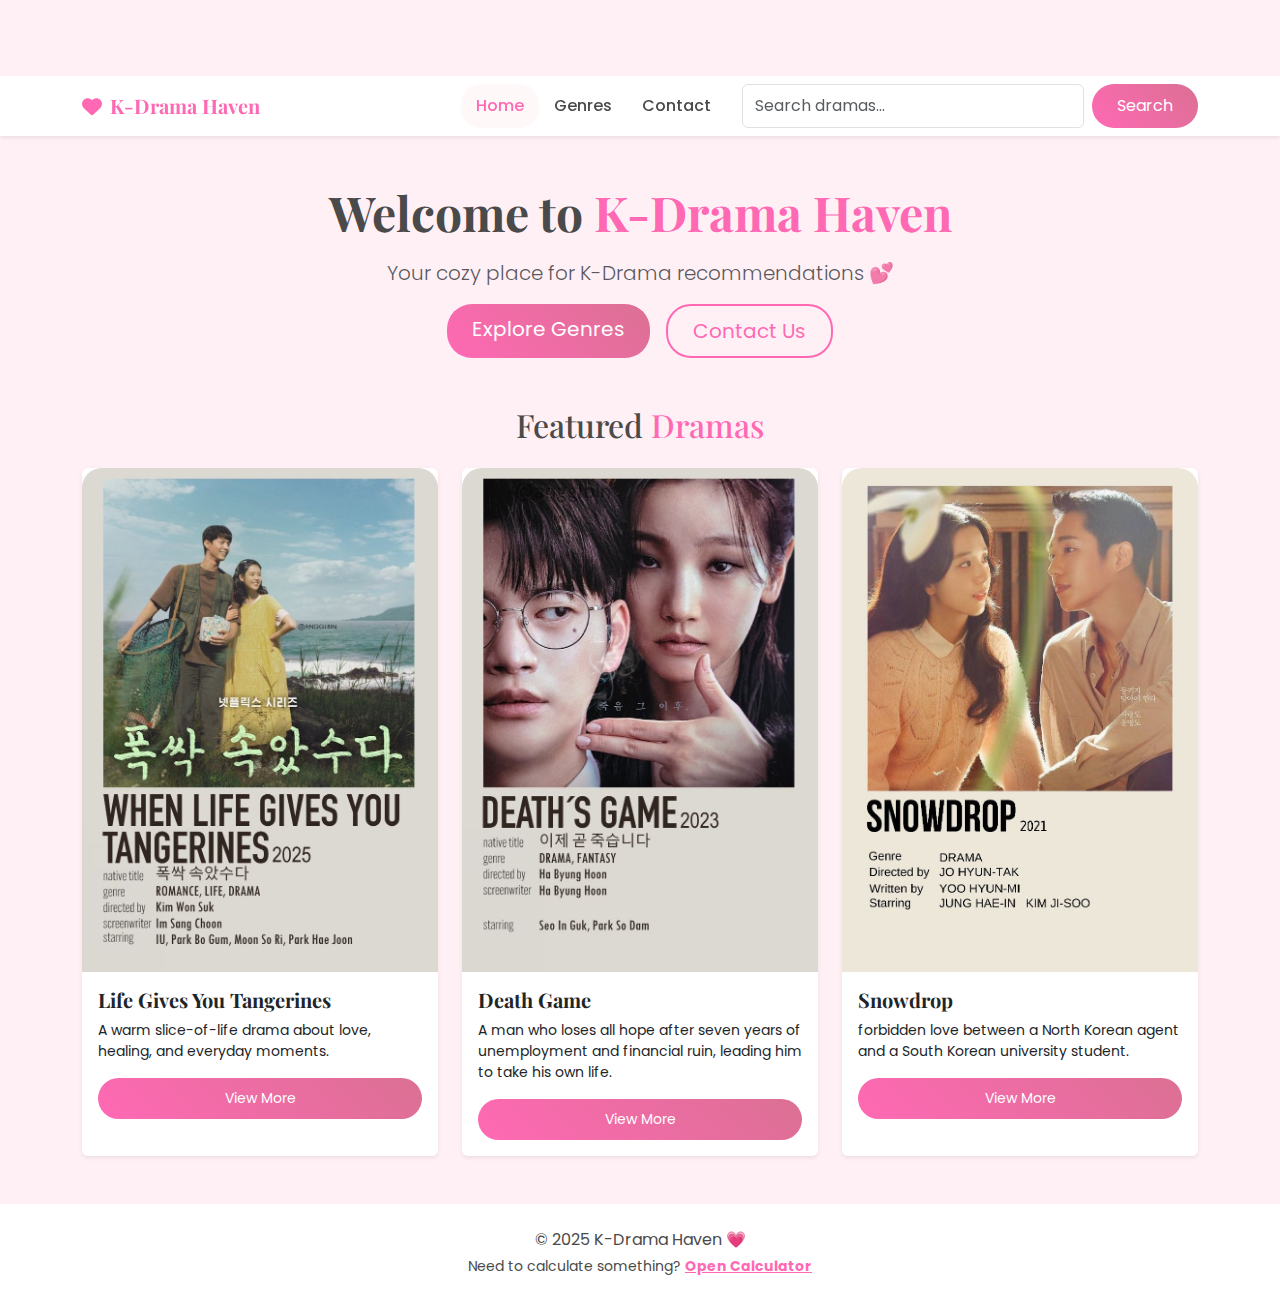
<file: index.html>
<!DOCTYPE html>
<html lang="en">
<head>
    <title>K-Drama Haven | Home</title>
    <meta charset="UTF-8">
    <meta name="viewport" content="width=device-width, initial-scale=1">

    <!-- Bootstrap -->
    <link href="https://cdn.jsdelivr.net/npm/bootstrap@5.3.2/dist/css/bootstrap.min.css" rel="stylesheet">

    <!-- Icons -->
    <link rel="stylesheet" href="https://cdnjs.cloudflare.com/ajax/libs/font-awesome/6.4.0/css/all.min.css">

    <!-- Fonts -->
    <link href="https://fonts.googleapis.com/css2?family=Playfair+Display:wght@600&family=Poppins:wght@300;400;500&display=swap" rel="stylesheet">

    <!-- CSS -->
    <link rel="stylesheet" href="style.css">
</head>

<body class="bg-pink-light">

<!-- NAVBAR -->
<nav class="navbar navbar-expand-lg bg-white shadow-sm sticky-top">
    <div class="container">
        <a class="navbar-brand fw-bold text-pink" href="index.html">
            <i class="fas fa-heart me-2"></i>K-Drama Haven
        </a>

        <!-- Mobile toggle button -->
        <button class="navbar-toggler" type="button" data-bs-toggle="collapse" data-bs-target="#navbarNav"
            aria-controls="navbarNav" aria-expanded="false" aria-label="Toggle navigation">
            <span class="navbar-toggler-icon"></span>
        </button>

        <div class="collapse navbar-collapse" id="navbarNav">
            <ul class="navbar-nav ms-auto me-3">
                <li class="nav-item"><a class="nav-link active" href="index.html">Home</a></li>
                <li class="nav-item"><a class="nav-link" href="genres.html">Genres</a></li>
                <li class="nav-item"><a class="nav-link" href="contact.html">Contact</a></li>
            </ul>
            <!-- Search Form -->
            <form class="d-flex" role="search">
                <input class="form-control me-2" type="search" placeholder="Search dramas..." aria-label="Search">
                <button class="btn btn-pink" type="submit">Search</button>
            </form>
        </div>
    </div>
</nav>

<!-- HERO -->
<section class="py-5 text-center">
    <div class="container">
        <h1 class="display-5 fw-bold mb-3">
            Welcome to <span class="text-pink">K-Drama Haven</span>
        </h1>
        <p class="lead text-muted">
            Your cozy place for K-Drama recommendations 💕
        </p>
        <div class="d-flex justify-content-center gap-3 mt-3">
            <a href="genres.html" class="btn btn-pink btn-lg">
                Explore Genres
            </a>
            <a href="contact.html" class="btn btn-outline-pink btn-lg">
                Contact Us
            </a>
        </div>
    </div>
</section>

<!-- FEATURED DRAMAS -->
<section class="pb-5">
    <div class="container">
        <h2 class="mb-4 text-center">
            Featured <span class="text-pink">Dramas</span>
        </h2>

        <div class="row g-4">

            <!-- CARD 1 -->
            <div class="col-md-4">
                <div class="card border-0 shadow-sm h-100 drama-card">
                    <img src="when life gives you tangerines.jpg"
                         class="card-img-top"
                         alt="Life Gives You Tangerines">
                    <div class="card-body">
                        <h5 class="card-title fw-bold">Life Gives You Tangerines</h5>
                        <p class="card-text small">
                            A warm slice-of-life drama about love, healing, and everyday moments.
                        </p>
                        <a href="romance.html" class="btn btn-pink btn-sm w-100">
                            View More
                        </a>
                    </div>
                </div>
            </div>

            <!-- CARD 2 -->
            <div class="col-md-4">
                <div class="card border-0 shadow-sm h-100 drama-card">
                    <img src="death game.jpg"
                         class="card-img-top"
                         alt="Death Game">
                    <div class="card-body">
                        <h5 class="card-title fw-bold">Death Game</h5>
                        <p class="card-text small">
                            A man who loses all hope after seven years of unemployment and financial ruin, 
                            leading him to take his own life. 
                        </p>
                        <a href="thriller.html" class="btn btn-pink btn-sm w-100">
                            View More
                        </a>
                    </div>
                </div>
            </div>

            <!-- CARD 3 -->
            <div class="col-md-4">
                <div class="card border-0 shadow-sm h-100 drama-card">
                    <img src="snowdrop.jpg"
                         class="card-img-top"
                         alt="Snowdrop">
                    <div class="card-body">
                        <h5 class="card-title fw-bold">Snowdrop</h5>
                        <p class="card-text small">
                           forbidden love between a North Korean agent and a South Korean university student. 
                        </p>
                        <a href="comedy.html" class="btn btn-pink btn-sm w-100">
                            View More
                        </a>
                    </div>
                </div>
            </div>

        </div>
    </div>
</section>

<footer class="bg-white text-center p-4 shadow-sm">
    <p class="mb-1">© 2025 K-Drama Haven 💗</p>
    <p class="small mb-0">
        Need to calculate something?
        <a href="calculator.html" class="text-pink fw-bold">
            Open Calculator
        </a>
    </p>
</footer>


<!-- Bootstrap JS (required for navbar toggler) -->
<script src="https://cdn.jsdelivr.net/npm/bootstrap@5.3.2/dist/js/bootstrap.bundle.min.js"></script>

</body>
</html>
</file>
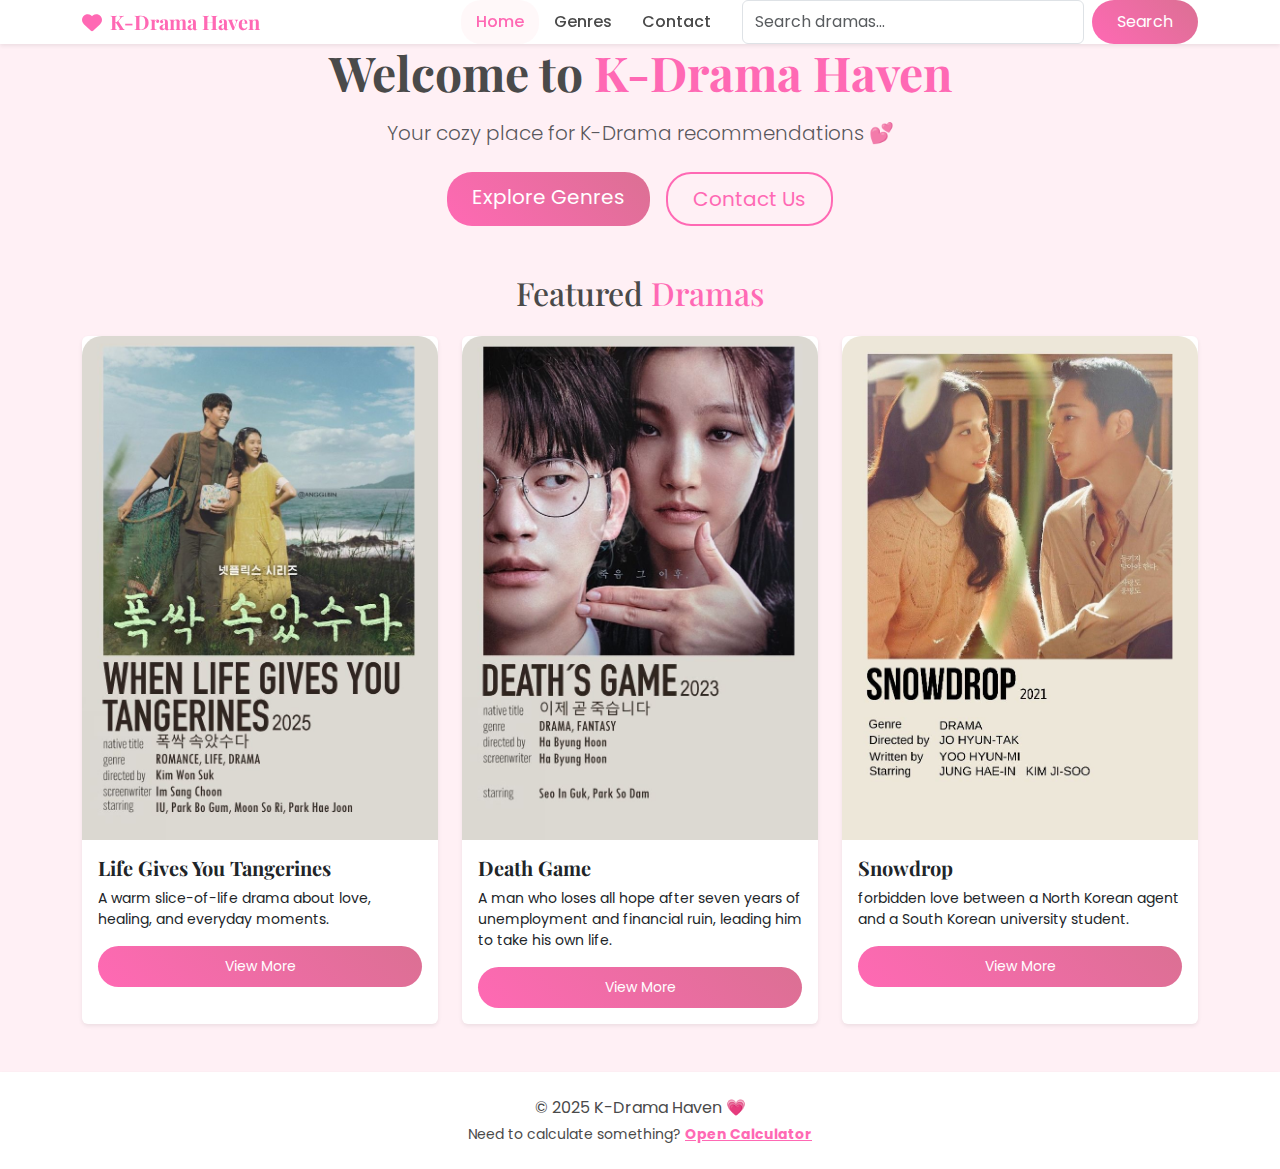
<file: web design and development assignment/web design and development/index.html>
<!DOCTYPE html>
<html lang="en">
<head>
    <title>K-Drama Haven | Home</title>
    <meta charset="UTF-8">
    <meta name="viewport" content="width=device-width, initial-scale=1">

    <!-- Bootstrap -->
    <link href="https://cdn.jsdelivr.net/npm/bootstrap@5.3.2/dist/css/bootstrap.min.css" rel="stylesheet">

    <!-- Icons -->
    <link rel="stylesheet" href="https://cdnjs.cloudflare.com/ajax/libs/font-awesome/6.4.0/css/all.min.css">

    <!-- Fonts -->
    <link href="https://fonts.googleapis.com/css2?family=Playfair+Display:wght@600&family=Poppins:wght@300;400;500&display=swap" rel="stylesheet">

    <!-- CSS -->
    <link rel="stylesheet" href="style.css">
</head>

<body class="bg-pink-light">

<!-- NAVBAR -->
<nav class="navbar navbar-expand-lg bg-white shadow-sm sticky-top p-0">
    <div class="container">
        <a class="navbar-brand fw-bold text-pink" href="index.html">
            <i class="fas fa-heart me-2"></i>K-Drama Haven
        </a>

        <button class="navbar-toggler" type="button" data-bs-toggle="collapse" data-bs-target="#navbarNav">
            <span class="navbar-toggler-icon"></span>
        </button>

        <div class="collapse navbar-collapse" id="navbarNav">
            <ul class="navbar-nav ms-auto me-3">
                <li class="nav-item"><a class="nav-link active" href="index.html">Home</a></li>
                <li class="nav-item"><a class="nav-link" href="genres.html">Genres</a></li>
                <li class="nav-item"><a class="nav-link" href="contact.html">Contact</a></li>
            </ul>

            <form class="d-flex" role="search">
                <input class="form-control me-2" type="search" placeholder="Search dramas...">
                <button class="btn btn-pink" type="submit">Search</button>
            </form>
        </div>
    </div>
</nav>

<!-- HERO -->
<section class="text-center mt-0 pt-0 pb-5">
    <div class="container">
        <h1 class="display-5 fw-bold mb-3 mt-0">
            Welcome to <span class="text-pink">K-Drama Haven</span>
        </h1>

        <p class="lead text-muted mb-4">
            Your cozy place for K-Drama recommendations 💕
        </p>

        <div class="d-flex justify-content-center gap-3">
            <a href="genres.html" class="btn btn-pink btn-lg">Explore Genres</a>
            <a href="contact.html" class="btn btn-outline-pink btn-lg">Contact Us</a>
        </div>
    </div>
</section>

<!-- FEATURED DRAMAS -->
<section class="pb-5">
    <div class="container">
        <h2 class="mb-4 text-center">
            Featured <span class="text-pink">Dramas</span>
        </h2>

        <div class="row g-4">

            <!-- CARD 1 -->
            <div class="col-md-4">
                <div class="card border-0 shadow-sm h-100 drama-card">
                    <img src="when life gives you tangerines.jpg"
                         class="card-img-top"
                         alt="Life Gives You Tangerines">
                    <div class="card-body">
                        <h5 class="card-title fw-bold">Life Gives You Tangerines</h5>
                        <p class="card-text small">
                            A warm slice-of-life drama about love, healing, and everyday moments.
                        </p>
                        <a href="romance.html" class="btn btn-pink btn-sm w-100">
                            View More
                        </a>
                    </div>
                </div>
            </div>

            <!-- CARD 2 -->
            <div class="col-md-4">
                <div class="card border-0 shadow-sm h-100 drama-card">
                    <img src="death game.jpg"
                         class="card-img-top"
                         alt="Death Game">
                    <div class="card-body">
                        <h5 class="card-title fw-bold">Death Game</h5>
                        <p class="card-text small">
                            A man who loses all hope after seven years of unemployment and financial ruin, 
                            leading him to take his own life. 
                        </p>
                        <a href="thriller.html" class="btn btn-pink btn-sm w-100">
                            View More
                        </a>
                    </div>
                </div>
            </div>

            <!-- CARD 3 -->
            <div class="col-md-4">
                <div class="card border-0 shadow-sm h-100 drama-card">
                    <img src="snowdrop.jpg"
                         class="card-img-top"
                         alt="Snowdrop">
                    <div class="card-body">
                        <h5 class="card-title fw-bold">Snowdrop</h5>
                        <p class="card-text small">
                           forbidden love between a North Korean agent and a South Korean university student. 
                        </p>
                        <a href="comedy.html" class="btn btn-pink btn-sm w-100">
                            View More
                        </a>
                    </div>
                </div>
            </div>

        </div>
    </div>
</section>

<footer class="bg-white text-center p-4 shadow-sm">
    <p class="mb-1">© 2025 K-Drama Haven 💗</p>
    <p class="small mb-0">
        Need to calculate something?
        <a href="calculator.html" class="text-pink fw-bold">
            Open Calculator
        </a>
    </p>
</footer>


<!-- Bootstrap JS (required for navbar toggler) -->
<script src="https://cdn.jsdelivr.net/npm/bootstrap@5.3.2/dist/js/bootstrap.bundle.min.js"></script>

</body>
</html>
</file>
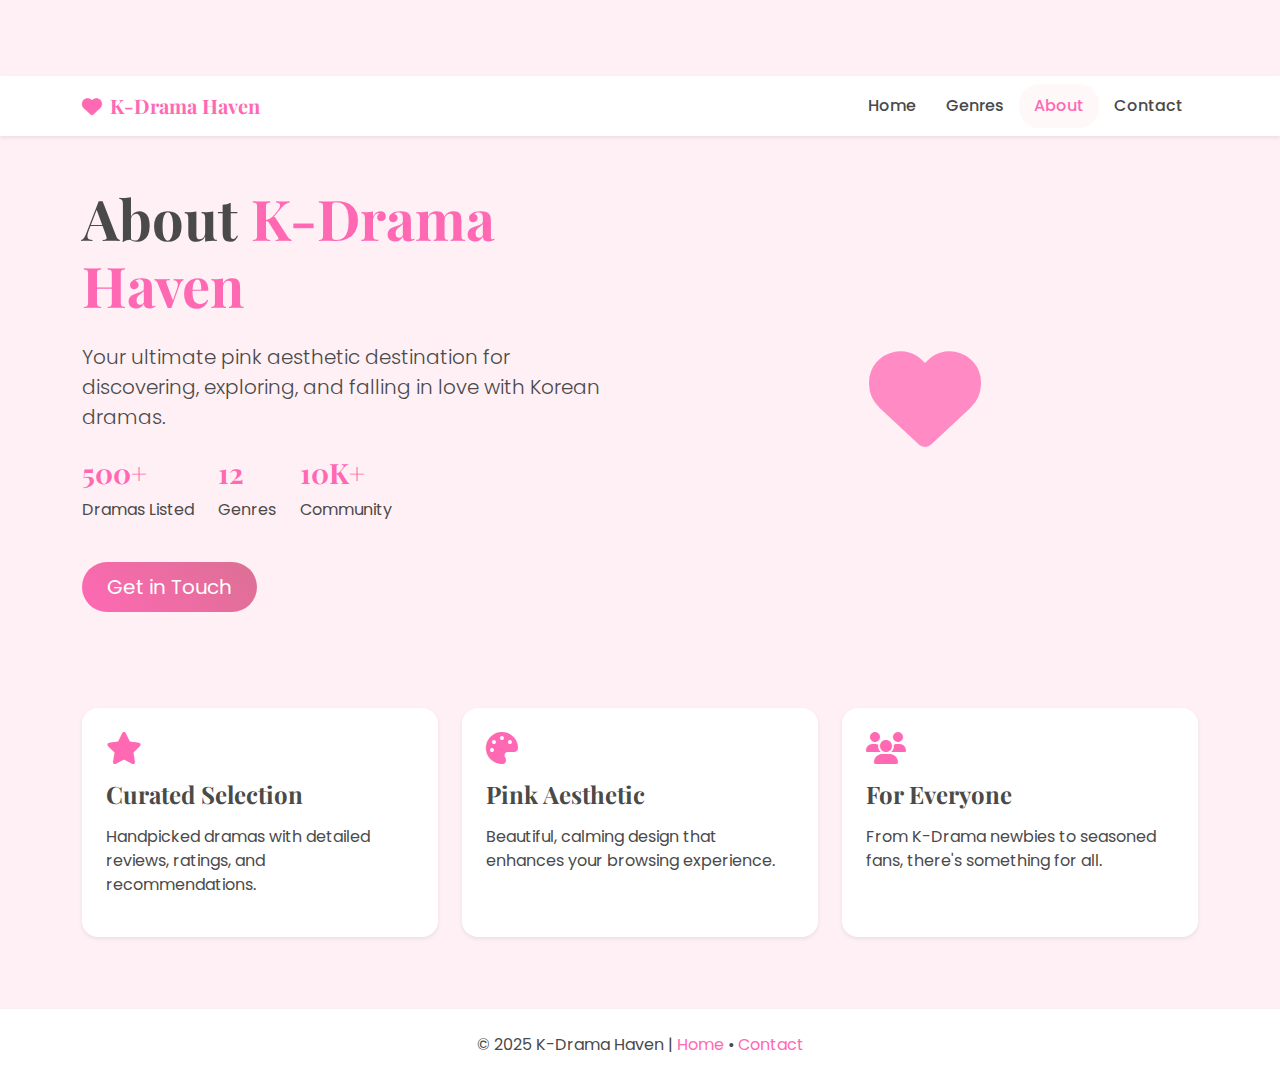
<file: about.html>
<!DOCTYPE html>
<html lang="en">
<head>
    <title>About | K-Drama Haven</title>
    <meta charset="UTF-8">
    <meta name="viewport" content="width=device-width, initial-scale=1">
    <link href="https://cdn.jsdelivr.net/npm/bootstrap@5.3.2/dist/css/bootstrap.min.css" rel="stylesheet">
    <link rel="stylesheet" href="https://cdnjs.cloudflare.com/ajax/libs/font-awesome/6.4.0/css/all.min.css">
    <link href="https://fonts.googleapis.com/css2?family=Playfair+Display:wght@400;700&family=Poppins:wght@300;400;500;600&display=swap" rel="stylesheet">
    <link rel="stylesheet" href="style.css">
</head>
<body class="bg-pink-light">
<nav class="navbar navbar-expand-lg navbar-light bg-white shadow-sm">
    <div class="container">
        <a class="navbar-brand fw-bold text-pink" href="index.html"><i class="fas fa-heart me-2"></i>K-Drama Haven</a>
        <button class="navbar-toggler" data-bs-toggle="collapse" data-bs-target="#navbarMenu"><span class="navbar-toggler-icon"></span></button>
        <div class="collapse navbar-collapse" id="navbarMenu">
            <ul class="navbar-nav ms-auto">
                <li class="nav-item"><a class="nav-link" href="index.html">Home</a></li>
                <li class="nav-item"><a class="nav-link" href="genres.html">Genres</a></li>
                <li class="nav-item"><a class="nav-link active" href="about.html">About</a></li>
                <li class="nav-item"><a class="nav-link" href="contact.html">Contact</a></li>
            </ul>
        </div>
    </div>
</nav>

<section class="about-section py-5">
    <div class="container">
        <div class="row align-items-center">
            <div class="col-lg-6">
                <h1 class="display-4 fw-bold mb-4">About <span class="text-pink">K-Drama Haven</span></h1>
                <p class="lead mb-4">Your ultimate pink aesthetic destination for discovering, exploring, and falling in love with Korean dramas.</p>
                <div class="d-flex mb-4">
                    <div class="me-4"><h3 class="text-pink fw-bold">500+</h3><p>Dramas Listed</p></div>
                    <div class="me-4"><h3 class="text-pink fw-bold">12</h3><p>Genres</p></div>
                    <div><h3 class="text-pink fw-bold">10K+</h3><p>Community</p></div>
                </div>
                <a href="contact.html" class="btn btn-pink btn-lg">Get in Touch</a>
            </div>
            <div class="col-lg-6 text-center">
                <div class="about-image p-4">
                    <i class="fas fa-heart fa-7x text-pink opacity-75"></i>
                </div>
            </div>
        </div>
        
        <div class="row mt-5 pt-5">
            <div class="col-md-4 mb-4">
                <div class="p-4 bg-white rounded-4 shadow-sm h-100">
                    <i class="fas fa-star fa-2x text-pink mb-3"></i>
                    <h4 class="fw-bold mb-3">Curated Selection</h4>
                    <p>Handpicked dramas with detailed reviews, ratings, and recommendations.</p>
                </div>
            </div>
            <div class="col-md-4 mb-4">
                <div class="p-4 bg-white rounded-4 shadow-sm h-100">
                    <i class="fas fa-palette fa-2x text-pink mb-3"></i>
                    <h4 class="fw-bold mb-3">Pink Aesthetic</h4>
                    <p>Beautiful, calming design that enhances your browsing experience.</p>
                </div>
            </div>
            <div class="col-md-4 mb-4">
                <div class="p-4 bg-white rounded-4 shadow-sm h-100">
                    <i class="fas fa-users fa-2x text-pink mb-3"></i>
                    <h4 class="fw-bold mb-3">For Everyone</h4>
                    <p>From K-Drama newbies to seasoned fans, there's something for all.</p>
                </div>
            </div>
        </div>
    </div>
</section>

<footer class="bg-white text-center p-4 shadow-sm">
    <div class="container">
        <p class="mb-0">© 2025 K-Drama Haven | <a href="index.html" class="text-pink text-decoration-none">Home</a> • <a href="contact.html" class="text-pink text-decoration-none">Contact</a></p>
    </div>
</footer>
<script src="https://cdn.jsdelivr.net/npm/bootstrap@5.3.2/dist/js/bootstrap.bundle.min.js"></script>
</body>
</html>
</file>
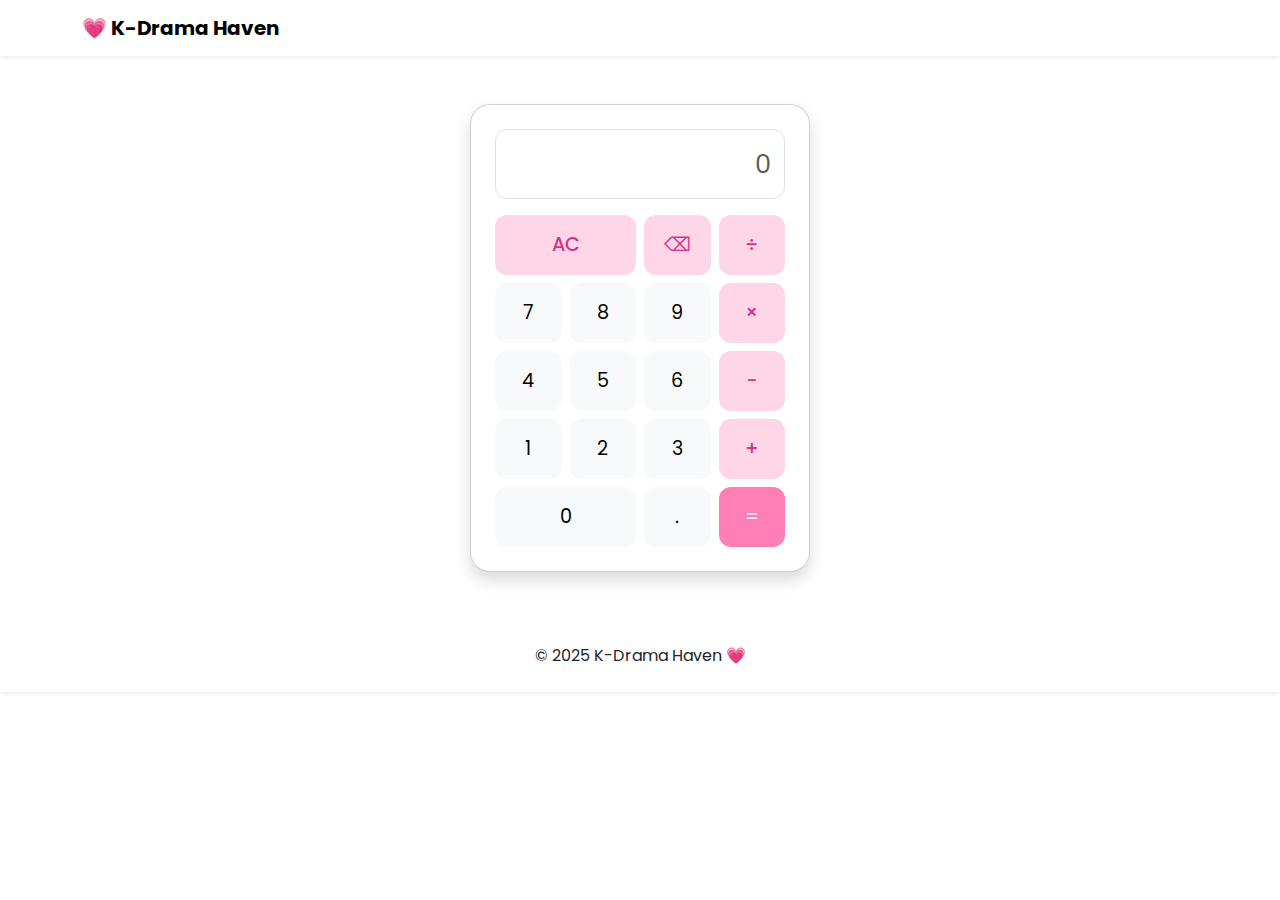
<file: calculator.html>
<!DOCTYPE html>
<html lang="en">
<head>
    <title>Calculator | K-Drama Haven</title>
    <meta charset="UTF-8">
    <meta name="viewport" content="width=device-width, initial-scale=1">

    <!-- Bootstrap -->
    <link href="https://cdn.jsdelivr.net/npm/bootstrap@5.3.2/dist/css/bootstrap.min.css" rel="stylesheet">

    <!-- Font -->
    <link href="https://fonts.googleapis.com/css2?family=Poppins:wght@400;500&display=swap" rel="stylesheet">

    <style>
        body {
            font-family: 'Poppins', sans-serif;
        }

        .calculator {
            width: 340px;
            border-radius: 20px;
        }

        #display {
            height: 70px;
            font-size: 1.6rem;
            text-align: right;
            border-radius: 12px;
        }

        .calc-btn {
            height: 60px;
            font-size: 1.2rem;
            border-radius: 12px;
        }

        .btn-pink {
            background-color: #ff7eb6;
            color: white;
            border: none;
        }

        .btn-pink:hover {
            background-color: #ff5fa2;
        }

        .btn-operator {
            background-color: #ffd6e8;
            color: #d63384;
            font-weight: 500;
        }

        .btn-operator:hover {
            background-color: #ffbddb;
        }
    </style>
</head>

<body class="bg-pink-light">

<!-- NAVBAR -->
<nav class="navbar bg-white shadow-sm">
    <div class="container">
        <a class="navbar-brand fw-bold text-pink" href="index.html">
            💗 K-Drama Haven
        </a>
    </div>
</nav>

<!-- CALCULATOR -->
<section class="py-5">
    <div class="container d-flex justify-content-center">
        <div class="calculator card shadow p-4">

            <input type="text" id="display" class="form-control mb-3" placeholder="0" readonly>

            <div class="row g-2">
                <!-- First row -->
                <div class="col-6">
                    <button class="btn btn-operator calc-btn w-100" onclick="clearAll()">AC</button>
                </div>
                <div class="col-3">
                    <button class="btn btn-operator calc-btn w-100" onclick="del()">⌫</button>
                </div>
                <div class="col-3">
                    <button class="btn btn-operator calc-btn w-100" onclick="append('/')">÷</button>
                </div>

                <!-- Numbers -->
                <div class="col-3"><button class="btn btn-light calc-btn w-100" onclick="append('7')">7</button></div>
                <div class="col-3"><button class="btn btn-light calc-btn w-100" onclick="append('8')">8</button></div>
                <div class="col-3"><button class="btn btn-light calc-btn w-100" onclick="append('9')">9</button></div>
                <div class="col-3"><button class="btn btn-operator calc-btn w-100" onclick="append('*')">×</button></div>

                <div class="col-3"><button class="btn btn-light calc-btn w-100" onclick="append('4')">4</button></div>
                <div class="col-3"><button class="btn btn-light calc-btn w-100" onclick="append('5')">5</button></div>
                <div class="col-3"><button class="btn btn-light calc-btn w-100" onclick="append('6')">6</button></div>
                <div class="col-3"><button class="btn btn-operator calc-btn w-100" onclick="append('-')">−</button></div>

                <!-- ✅ FIXED: 1, 2, 3 row -->
                <div class="col-3"><button class="btn btn-light calc-btn w-100" onclick="append('1')">1</button></div>
                <div class="col-3"><button class="btn btn-light calc-btn w-100" onclick="append('2')">2</button></div>
                <div class="col-3"><button class="btn btn-light calc-btn w-100" onclick="append('3')">3</button></div>
                <div class="col-3"><button class="btn btn-operator calc-btn w-100" onclick="append('+')">+</button></div>

                <!-- Last row -->
                <div class="col-6"><button class="btn btn-light calc-btn w-100" onclick="append('0')">0</button></div>
                <div class="col-3"><button class="btn btn-light calc-btn w-100" onclick="append('.')">.</button></div>
                <div class="col-3"><button class="btn btn-pink calc-btn w-100" onclick="calculate()">=</button></div>
            </div>

        </div>
    </div>
</section>

<!-- FOOTER -->
<footer class="bg-white text-center p-4 shadow-sm">
    <p class="mb-0">© 2025 K-Drama Haven 💗</p>
</footer>

<script>
let display = document.getElementById("display");

function append(value) {
    display.value += value;
}

function clearAll() {
    display.value = "";
}

function del() {
    display.value = display.value.slice(0, -1);
}

function calculate() {
    try {
        display.value = eval(display.value);
    } catch {
        display.value = "Error";
    }
}
</script>

</body>
</html>
</file>
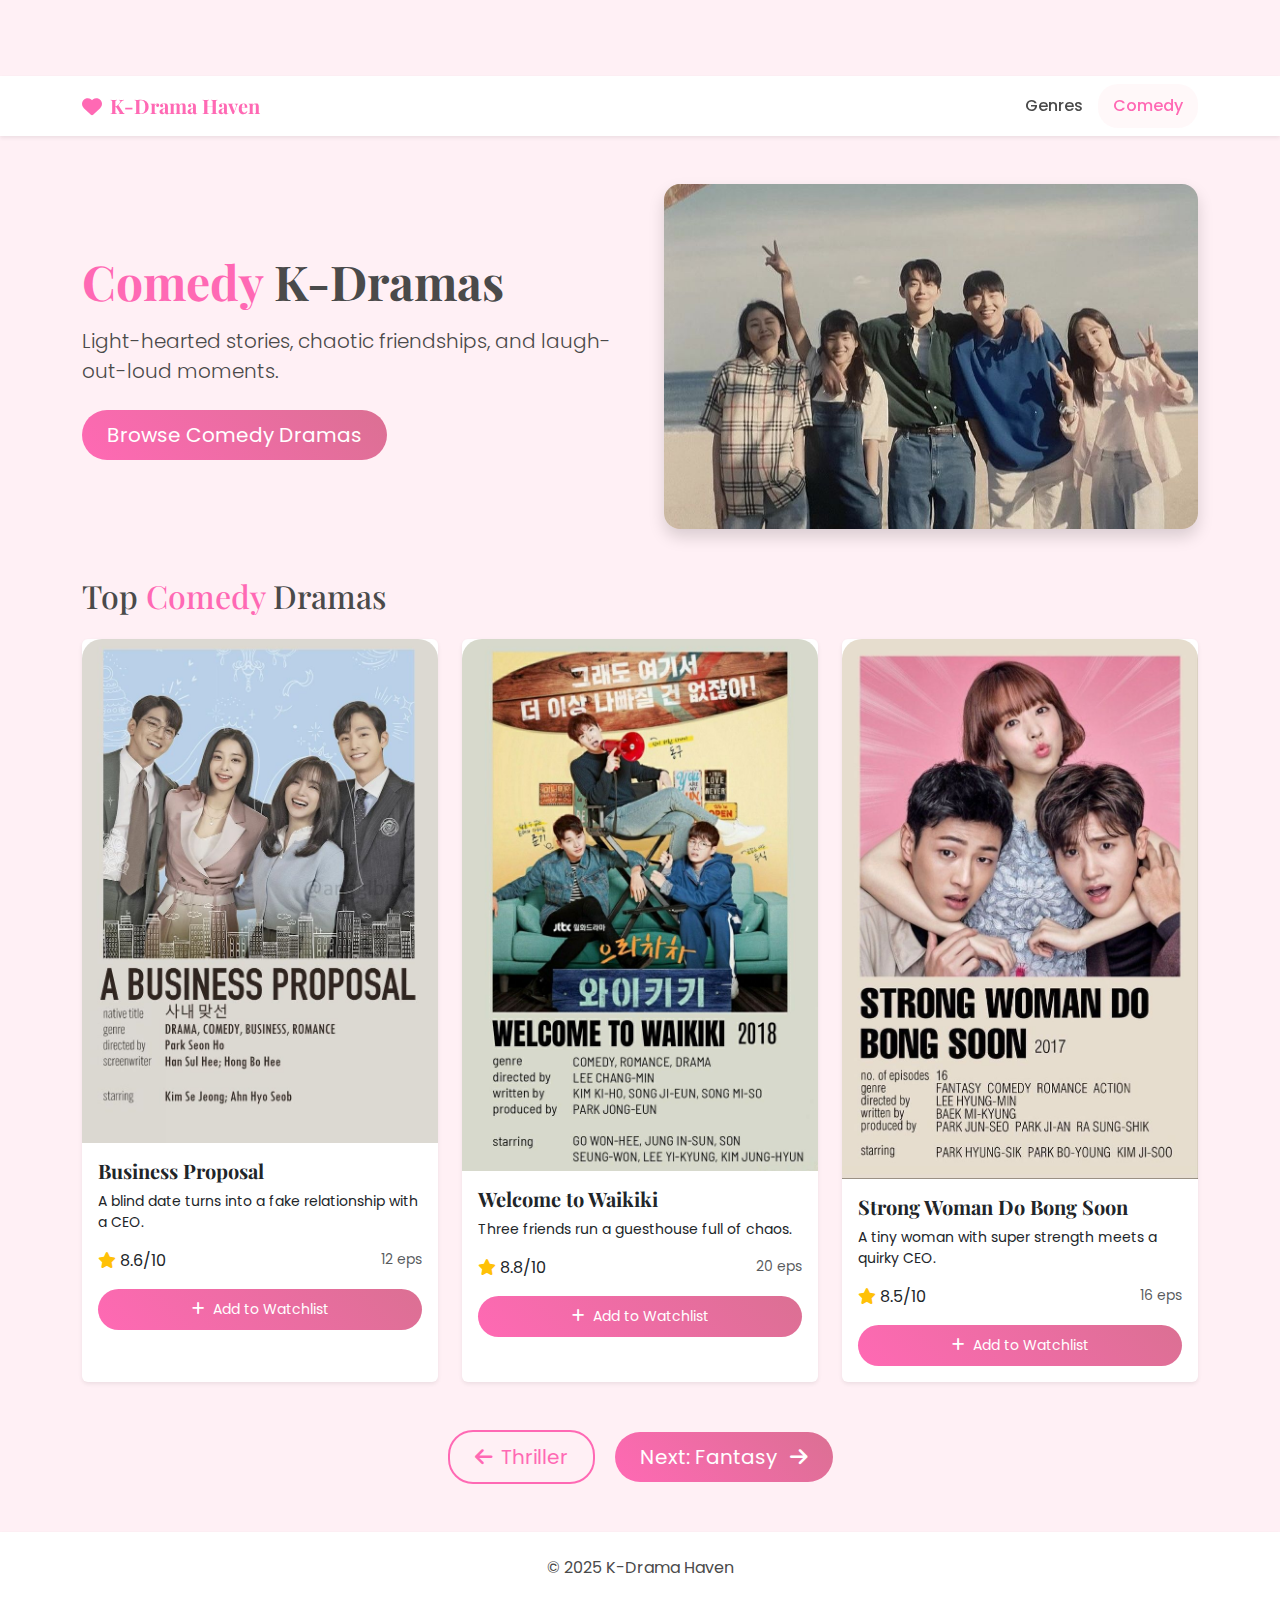
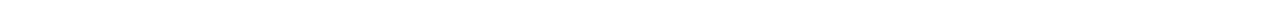
<file: comedy.html>
<!DOCTYPE html>
<html lang="en">
<head>
    <title>Comedy K-Dramas | K-Drama Haven</title>
    <meta charset="UTF-8">
    <meta name="viewport" content="width=device-width, initial-scale=1">

    <link href="https://cdn.jsdelivr.net/npm/bootstrap@5.3.2/dist/css/bootstrap.min.css" rel="stylesheet">
    <link rel="stylesheet" href="https://cdnjs.cloudflare.com/ajax/libs/font-awesome/6.4.0/css/all.min.css">
    <link href="https://fonts.googleapis.com/css2?family=Playfair+Display:wght@600&family=Poppins:wght@300;400;500&display=swap" rel="stylesheet">
    <link rel="stylesheet" href="style.css">
</head>

<body class="bg-pink-light">

<nav class="navbar navbar-expand-lg bg-white shadow-sm sticky-top">
    <div class="container">
        <a class="navbar-brand fw-bold text-pink" href="index.html">
            <i class="fas fa-heart me-2"></i>K-Drama Haven
        </a>
        <ul class="navbar-nav ms-auto">
            <li class="nav-item"><a class="nav-link" href="genres.html">Genres</a></li>
            <li class="nav-item"><a class="nav-link active" href="comedy.html">Comedy</a></li>
        </ul>
    </div>
</nav>

<section class="py-5">
<div class="container">

<!-- HERO -->
<div class="row align-items-center mb-5 g-5">
    <div class="col-lg-6">
        <h1 class="display-5 fw-bold mb-3">
            <span class="text-pink">Comedy</span> K-Dramas
        </h1>
        <p class="lead mb-4">
            Light-hearted stories, chaotic friendships, and laugh-out-loud moments.
        </p>
        <a href="#dramas" class="btn btn-pink btn-lg">Browse Comedy Dramas</a>
    </div>
    <div class="col-lg-6">
        <img src="comedy wallpaper.jpg" class="img-fluid rounded-4 shadow loading-img" alt="Comedy Kdrama">
    </div>
</div>

<h2 id="dramas" class="mb-4">
Top <span class="text-pink">Comedy</span> Dramas
</h2>

<div class="row g-4">

<!-- CARD -->
<div class="col-md-4">
<div class="card border-0 shadow-sm h-100 drama-card">
    <img src="busin.jpg" class="card-img-top loading-img" alt="">
    <div class="card-body">
        <h5 class="card-title fw-bold">Business Proposal</h5>
        <p class="card-text small">A blind date turns into a fake relationship with a CEO.</p>
        <div class="d-flex justify-content-between">
            <span><i class="fas fa-star text-warning"></i> 8.6/10</span>
            <span class="text-muted small">12 eps</span>
        </div>
        <button class="btn btn-pink btn-sm w-100 mt-3 watchlist-btn">
            <i class="fas fa-plus me-2"></i>Add to Watchlist
        </button>
    </div>
</div>
</div>

<!-- CARD -->
<div class="col-md-4">
<div class="card border-0 shadow-sm h-100 drama-card">
    <img src="welcome to waikiki.jpg" class="card-img-top loading-img" alt="">
    <div class="card-body">
        <h5 class="card-title fw-bold">Welcome to Waikiki</h5>
        <p class="card-text small">Three friends run a guesthouse full of chaos.</p>
        <div class="d-flex justify-content-between">
            <span><i class="fas fa-star text-warning"></i> 8.8/10</span>
            <span class="text-muted small">20 eps</span>
        </div>
        <button class="btn btn-pink btn-sm w-100 mt-3 watchlist-btn">
            <i class="fas fa-plus me-2"></i>Add to Watchlist
        </button>
    </div>
</div>
</div>

<!-- CARD -->
<div class="col-md-4">
<div class="card border-0 shadow-sm h-100 drama-card">
    <img src="strong woman do bong soon.jpg
    " class="card-img-top loading-img" alt="">
    <div class="card-body">
        <h5 class="card-title fw-bold">Strong Woman Do Bong Soon</h5>
        <p class="card-text small">A tiny woman with super strength meets a quirky CEO.</p>
        <div class="d-flex justify-content-between">
            <span><i class="fas fa-star text-warning"></i> 8.5/10</span>
            <span class="text-muted small">16 eps</span>
        </div>
        <button class="btn btn-pink btn-sm w-100 mt-3 watchlist-btn">
            <i class="fas fa-plus me-2"></i>Add to Watchlist
        </button>
    </div>
</div>
</div>

</div>

<div class="text-center mt-5">
    <a href="thriller.html" class="btn btn-outline-pink btn-lg me-3">
        <i class="fas fa-arrow-left me-2"></i>Thriller
    
    </a>
    <a href="fantasy.html" class="btn btn-pink btn-lg">
        Next: Fantasy <i class="fas fa-arrow-right ms-2"></i>
    </a>
</div>

</div>
</section>

<footer class="bg-white text-center p-4 shadow-sm">
<p class="mb-0">© 2025 K-Drama Haven</p>
</footer>

</body>
</html>
</file>
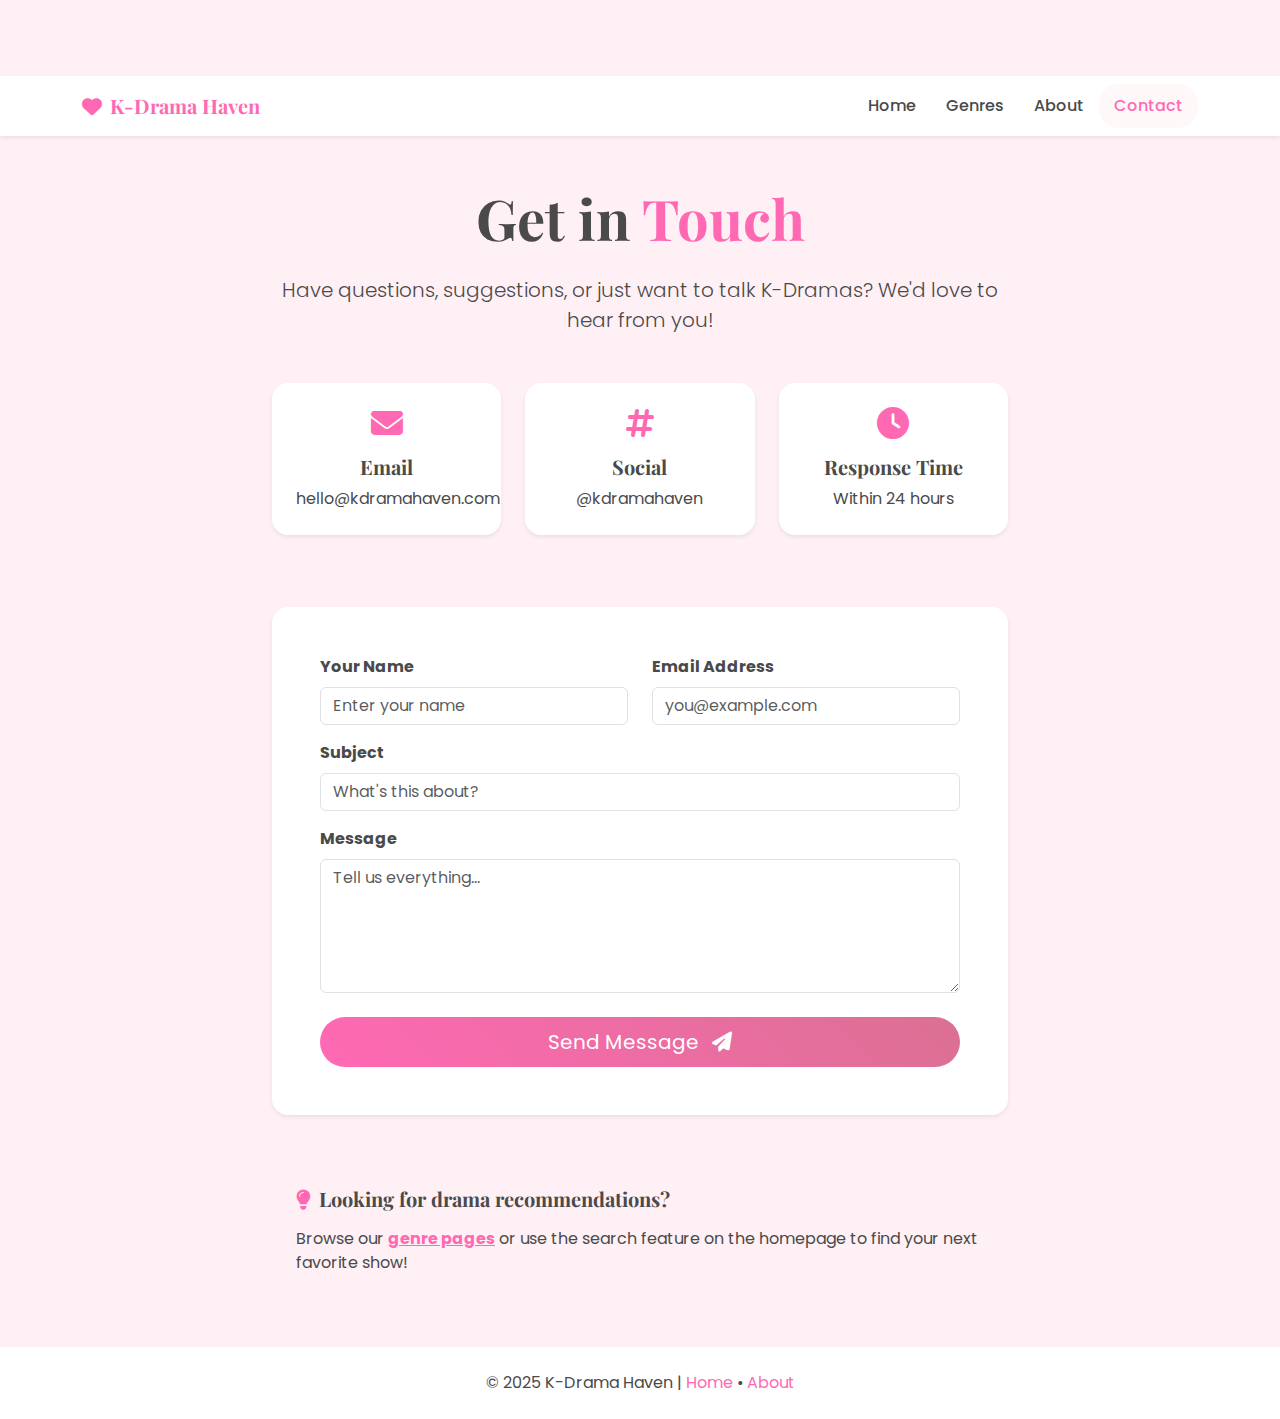
<file: contact.html>
<!DOCTYPE html>
<html lang="en">
<head>
    <title>Contact | K-Drama Haven</title>
    <meta charset="UTF-8">
    <meta name="viewport" content="width=device-width, initial-scale=1">
    <link href="https://cdn.jsdelivr.net/npm/bootstrap@5.3.2/dist/css/bootstrap.min.css" rel="stylesheet">
    <link rel="stylesheet" href="https://cdnjs.cloudflare.com/ajax/libs/font-awesome/6.4.0/css/all.min.css">
    <link href="https://fonts.googleapis.com/css2?family=Playfair+Display:wght@400;700&family=Poppins:wght@300;400;500;600&display=swap" rel="stylesheet">
    <link rel="stylesheet" href="style.css">
</head>
<body class="bg-pink-light">
<nav class="navbar navbar-expand-lg navbar-light bg-white shadow-sm">
    <div class="container">
        <a class="navbar-brand fw-bold text-pink" href="index.html"><i class="fas fa-heart me-2"></i>K-Drama Haven</a>
        <button class="navbar-toggler" data-bs-toggle="collapse" data-bs-target="#navbarMenu"><span class="navbar-toggler-icon"></span></button>
        <div class="collapse navbar-collapse" id="navbarMenu">
            <ul class="navbar-nav ms-auto">
                <li class="nav-item"><a class="nav-link" href="index.html">Home</a></li>
                <li class="nav-item"><a class="nav-link" href="genres.html">Genres</a></li>
                <li class="nav-item"><a class="nav-link" href="about.html">About</a></li>
                <li class="nav-item"><a class="nav-link active" href="contact.html">Contact</a></li>
            </ul>
        </div>
    </div>
</nav>

<section class="contact-section py-5">
    <div class="container">
        <div class="row justify-content-center">
            <div class="col-lg-8">
                <h1 class="display-4 fw-bold text-center mb-4">Get in <span class="text-pink">Touch</span></h1>
                <p class="text-center lead mb-5">Have questions, suggestions, or just want to talk K-Dramas? We'd love to hear from you!</p>
                
                <div class="row mb-5">
                    <div class="col-md-4 text-center mb-4">
                        <div class="p-4 bg-white rounded-4 shadow-sm">
                            <i class="fas fa-envelope fa-2x text-pink mb-3"></i>
                            <h5 class="fw-bold">Email</h5>
                            <p class="mb-0">hello@kdramahaven.com</p>
                        </div>
                    </div>
                    <div class="col-md-4 text-center mb-4">
                        <div class="p-4 bg-white rounded-4 shadow-sm">
                            <i class="fas fa-hashtag fa-2x text-pink mb-3"></i>
                            <h5 class="fw-bold">Social</h5>
                            <p class="mb-0">@kdramahaven</p>
                        </div>
                    </div>
                    <div class="col-md-4 text-center mb-4">
                        <div class="p-4 bg-white rounded-4 shadow-sm">
                            <i class="fas fa-clock fa-2x text-pink mb-3"></i>
                            <h5 class="fw-bold">Response Time</h5>
                            <p class="mb-0">Within 24 hours</p>
                        </div>
                    </div>
                </div>
                
                <div class="bg-white rounded-4 shadow-sm p-4 p-md-5">
                    <form class="contact-form">
                        <div class="row">
                            <div class="col-md-6 mb-3">
                                <label class="form-label fw-bold">Your Name</label>
                                <input type="text" class="form-control" placeholder="Enter your name" required>
                            </div>
                            <div class="col-md-6 mb-3">
                                <label class="form-label fw-bold">Email Address</label>
                                <input type="email" class="form-control" placeholder="you@example.com" required>
                            </div>
                        </div>
                        <div class="mb-3">
                            <label class="form-label fw-bold">Subject</label>
                            <input type="text" class="form-control" placeholder="What's this about?" required>
                        </div>
                        <div class="mb-4">
                            <label class="form-label fw-bold">Message</label>
                            <textarea class="form-control" rows="5" placeholder="Tell us everything..." required></textarea>
                        </div>
                        <button type="submit" class="btn btn-pink btn-lg w-100">Send Message <i class="fas fa-paper-plane ms-2"></i></button>
                    </form>
                </div>
                
                <div class="mt-5 p-4 bg-pink-light rounded-4">
                    <h5 class="fw-bold mb-3"><i class="fas fa-lightbulb me-2 text-pink"></i>Looking for drama recommendations?</h5>
                    <p class="mb-0">Browse our <a href="genres.html" class="text-pink fw-bold">genre pages</a> or use the search feature on the homepage to find your next favorite show!</p>
                </div>
            </div>
        </div>
    </div>
</section>

<footer class="bg-white text-center p-4 shadow-sm">
    <div class="container">
        <p class="mb-0">© 2025 K-Drama Haven | <a href="index.html" class="text-pink text-decoration-none">Home</a> • <a href="about.html" class="text-pink text-decoration-none">About</a></p>
    </div>
</footer>

</body>
</html>
</file>
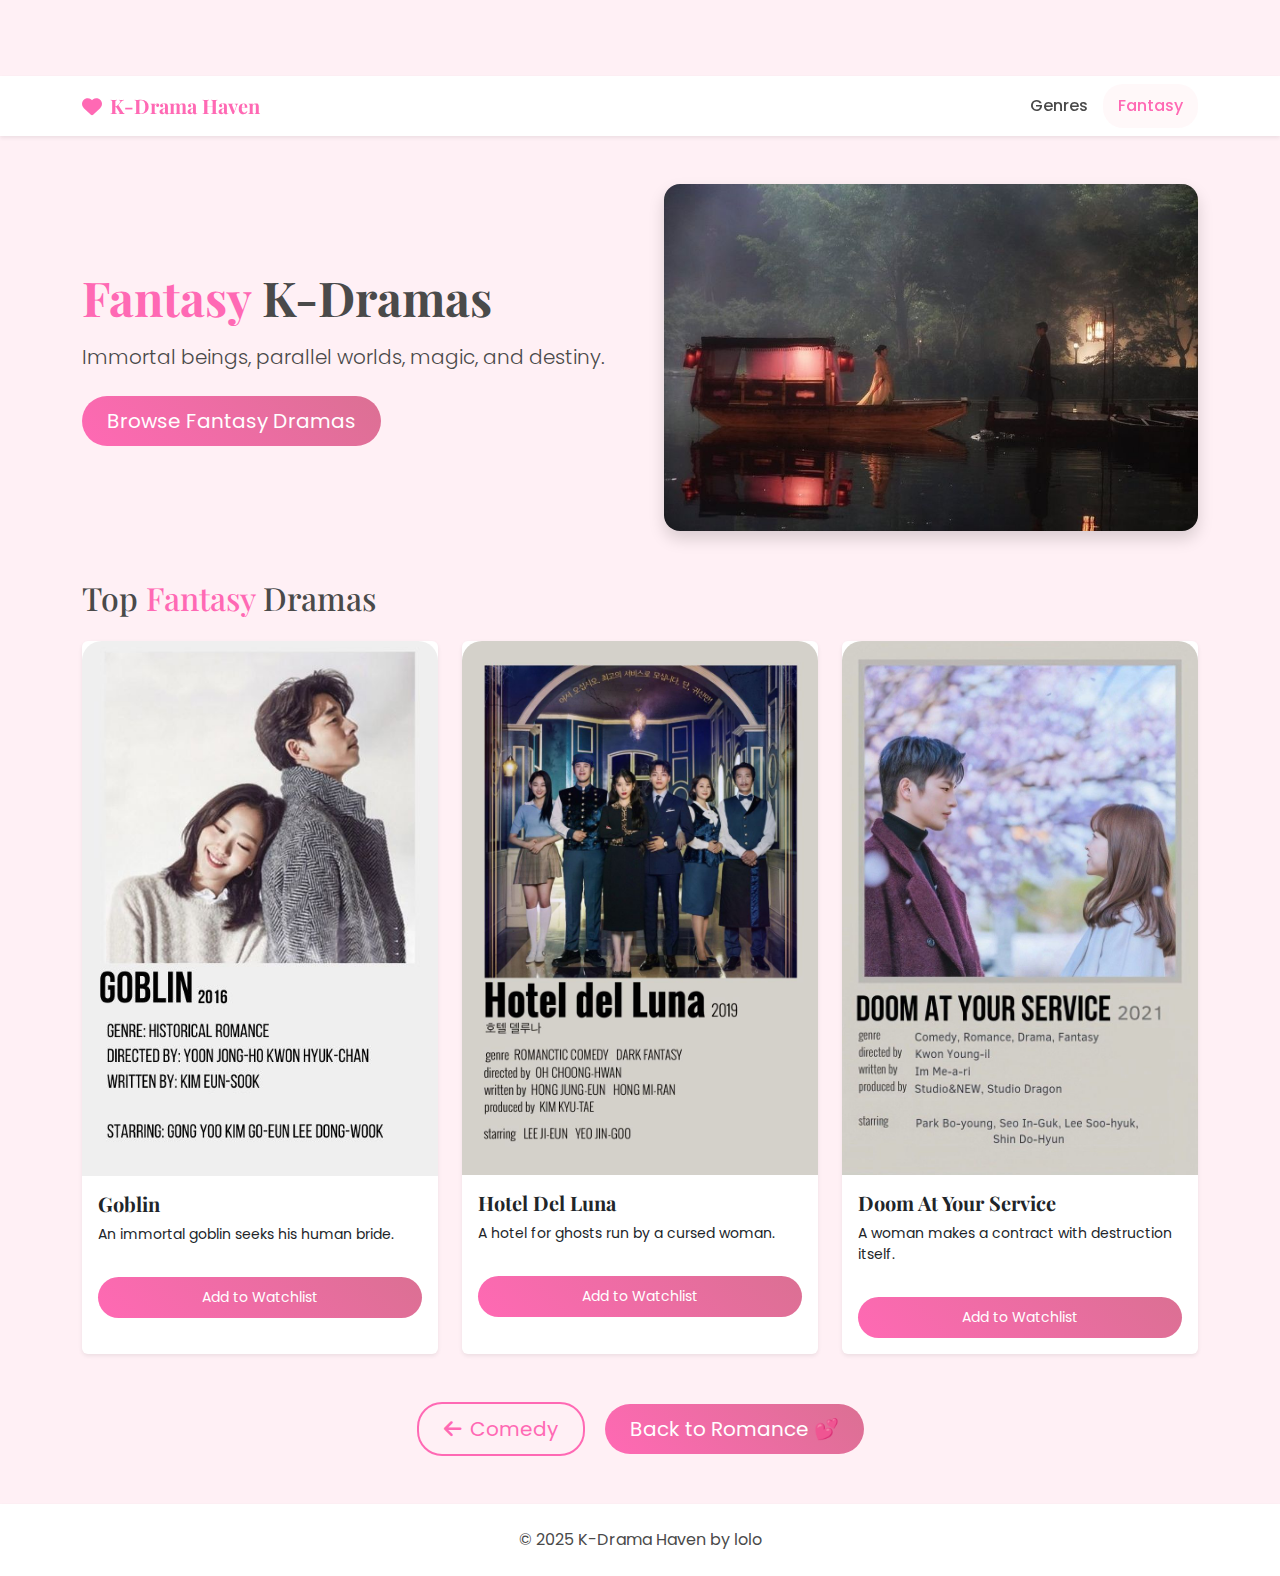
<file: fantasy.html>
<!DOCTYPE html>
<html lang="en">
<head>
    <title>Fantasy K-Dramas | K-Drama Haven</title>
    <meta charset="UTF-8">
    <meta name="viewport" content="width=device-width, initial-scale=1">

    <link href="https://cdn.jsdelivr.net/npm/bootstrap@5.3.2/dist/css/bootstrap.min.css" rel="stylesheet">
    <link rel="stylesheet" href="https://cdnjs.cloudflare.com/ajax/libs/font-awesome/6.4.0/css/all.min.css">
    <link href="https://fonts.googleapis.com/css2?family=Playfair+Display:wght@600&family=Poppins:wght@300;400;500&display=swap" rel="stylesheet">
    <link rel="stylesheet" href="style.css">
</head>

<body class="bg-pink-light">

<nav class="navbar navbar-expand-lg bg-white shadow-sm sticky-top">
<div class="container">
    <a class="navbar-brand fw-bold text-pink" href="index.html">
        <i class="fas fa-heart me-2"></i>K-Drama Haven
    </a>
    <ul class="navbar-nav ms-auto">
        <li class="nav-item"><a class="nav-link" href="genres.html">Genres</a></li>
        <li class="nav-item"><a class="nav-link active" href="fantasy.html">Fantasy</a></li>
    </ul>
</div>
</nav>

<section class="py-5">
<div class="container">

<div class="row align-items-center mb-5 g-5">
<div class="col-lg-6">
    <h1 class="display-5 fw-bold mb-3">
        <span class="text-pink">Fantasy</span> K-Dramas
    </h1>
    <p class="lead mb-4">
        Immortal beings, parallel worlds, magic, and destiny.
    </p>
    <a href="#dramas" class="btn btn-pink btn-lg">Browse Fantasy Dramas</a>
</div>
<div class="col-lg-6">
    <img src="fantasy wallpaper.jpg" class="img-fluid rounded-4 shadow loading-img">
</div>
</div>

<h2 id="dramas" class="mb-4">
Top <span class="text-pink">Fantasy</span> Dramas
</h2>

<div class="row g-4">

<div class="col-md-4">
<div class="card border-0 shadow-sm h-100 drama-card">
    <img src="goblin.jpg" class="card-img-top loading-img">
    <div class="card-body">
        <h5 class="card-title fw-bold">Goblin</h5>
        <p class="card-text small">An immortal goblin seeks his human bride.</p>
        <button class="btn btn-pink btn-sm w-100 mt-3 watchlist-btn">Add to Watchlist</button>
    </div>
</div>
</div>

<div class="col-md-4">
<div class="card border-0 shadow-sm h-100 drama-card">
    <img src="hotel de luna.jpg" class="card-img-top loading-img">
    <div class="card-body">
        <h5 class="card-title fw-bold">Hotel Del Luna</h5>
        <p class="card-text small">A hotel for ghosts run by a cursed woman.</p>
        <button class="btn btn-pink btn-sm w-100 mt-3 watchlist-btn">Add to Watchlist</button>
    </div>
</div>
</div>

<div class="col-md-4">
<div class="card border-0 shadow-sm h-100 drama-card">
    <img src="doom at your service.jpg" class="card-img-top loading-img">
    <div class="card-body">
        <h5 class="card-title fw-bold">Doom At Your Service</h5>
        <p class="card-text small">A woman makes a contract with destruction itself.</p>
        <button class="btn btn-pink btn-sm w-100 mt-3 watchlist-btn">Add to Watchlist</button>
    </div>
</div>
</div>

</div>

<div class="text-center mt-5">
<a href="comedy.html" class="btn btn-outline-pink btn-lg me-3">
<i class="fas fa-arrow-left me-2"></i>Comedy
</a>
<a href="romance.html" class="btn btn-pink btn-lg">
Back to Romance 💕
</a>
</div>

</div>
</section>

<footer class="bg-white text-center p-4 shadow-sm">
<p class="mb-0">© 2025 K-Drama Haven by lolo </p>
</footer>

</body>
</html>
</file>
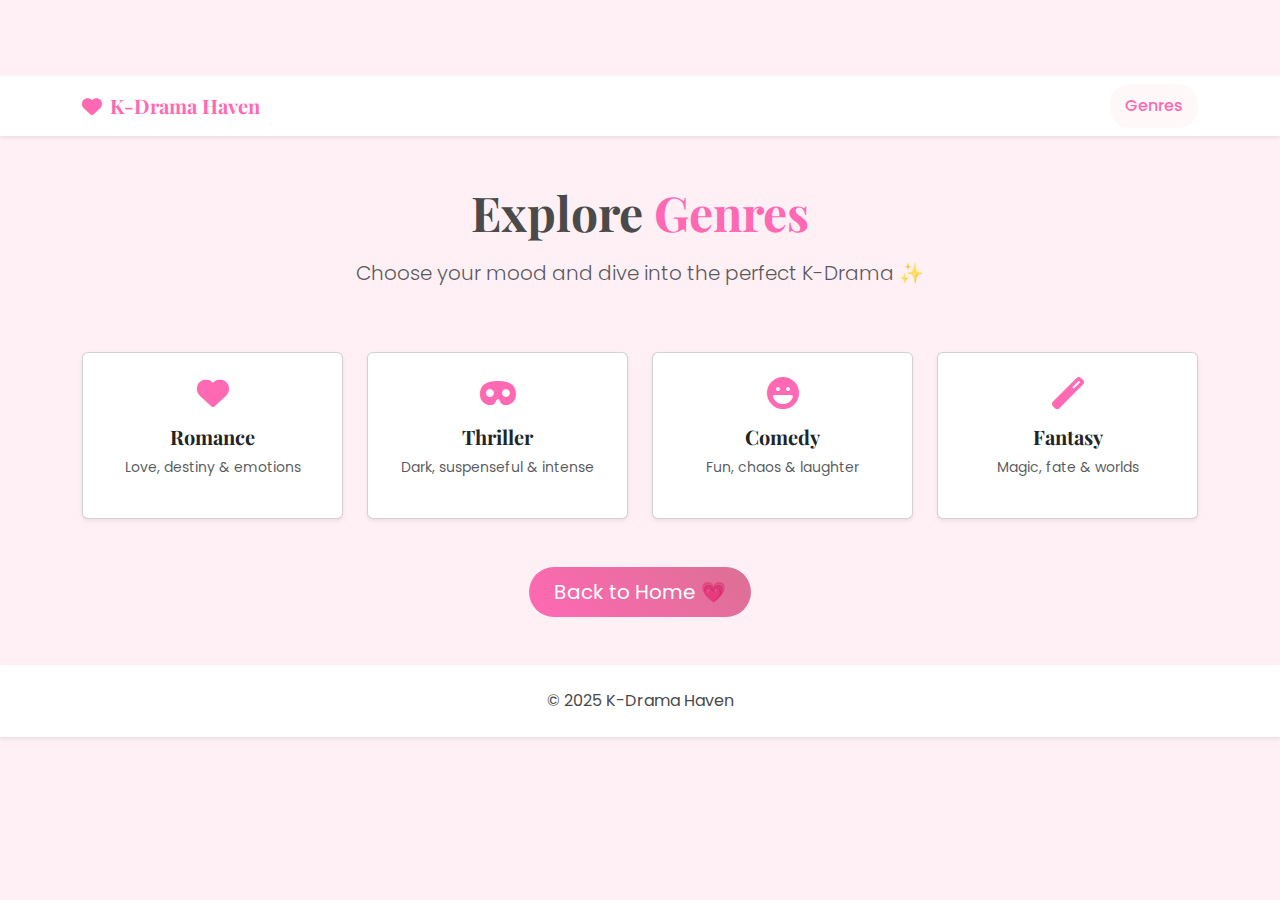
<file: genres.html>
<!DOCTYPE html>
<html lang="en">
<head>
    <title>Genres | K-Drama Haven</title>
    <meta charset="UTF-8">
    <meta name="viewport" content="width=device-width, initial-scale=1">

    <link href="https://cdn.jsdelivr.net/npm/bootstrap@5.3.2/dist/css/bootstrap.min.css" rel="stylesheet">
    <link rel="stylesheet" href="https://cdnjs.cloudflare.com/ajax/libs/font-awesome/6.4.0/css/all.min.css">
    <link href="https://fonts.googleapis.com/css2?family=Playfair+Display:wght@600&family=Poppins:wght@300;400;500&display=swap" rel="stylesheet">
    <link rel="stylesheet" href="style.css">
</head>

<body class="bg-pink-light">

<!-- NAV -->
<nav class="navbar navbar-expand-lg bg-white shadow-sm sticky-top">
    <div class="container">
        <a class="navbar-brand fw-bold text-pink" href="index.html">
            <i class="fas fa-heart me-2"></i>K-Drama Haven
        </a>
        <ul class="navbar-nav ms-auto">
            <li class="nav-item"><a class="nav-link active" href="genres.html">Genres</a></li>
        </ul>
    </div>
</nav>

<!-- HERO -->
<section class="py-5 text-center">
    <div class="container">
        <h1 class="display-5 fw-bold mb-3">
            Explore <span class="text-pink">Genres</span>
        </h1>
        <p class="lead text-muted">
            Choose your mood and dive into the perfect K-Drama ✨
        </p>
    </div>
</section>

<!-- GENRE GRID -->
<section class="pb-5">
<div class="container">
<div class="row g-4">

<!-- ROMANCE -->
<div class="col-md-6 col-lg-3">
    <a href="romance.html" class="text-decoration-none">
        <div class="card genre-card shadow-sm h-100 text-center p-4">
            <i class="fas fa-heart fa-2x text-pink mb-3"></i>
            <h5 class="fw-bold">Romance</h5>
            <p class="small text-muted">Love, destiny & emotions</p>
        </div>
    </a>
</div>

<!-- THRILLER -->
<div class="col-md-6 col-lg-3">
    <a href="thriller.html" class="text-decoration-none">
        <div class="card genre-card shadow-sm h-100 text-center p-4">
            <i class="fas fa-mask fa-2x text-pink mb-3"></i>
            <h5 class="fw-bold">Thriller</h5>
            <p class="small text-muted">Dark, suspenseful & intense</p>
        </div>
    </a>
</div>

<!-- COMEDY -->
<div class="col-md-6 col-lg-3">
    <a href="comedy.html" class="text-decoration-none">
        <div class="card genre-card shadow-sm h-100 text-center p-4">
            <i class="fas fa-laugh fa-2x text-pink mb-3"></i>
            <h5 class="fw-bold">Comedy</h5>
            <p class="small text-muted">Fun, chaos & laughter</p>
        </div>
    </a>
</div>

<!-- FANTASY -->
<div class="col-md-6 col-lg-3">
    <a href="fantasy.html" class="text-decoration-none">
        <div class="card genre-card shadow-sm h-100 text-center p-4">
            <i class="fas fa-magic fa-2x text-pink mb-3"></i>
            <h5 class="fw-bold">Fantasy</h5>
            <p class="small text-muted">Magic, fate & worlds</p>
        </div>
    </a>
</div>

</div>

<!-- BACK HOME -->
<div class="text-center mt-5">
    <a href="index.html" class="btn btn-pink btn-lg">
        Back to Home 💗
    </a>
</div>

</div>
</section>

<footer class="bg-white text-center p-4 shadow-sm">
    <p class="mb-0">© 2025 K-Drama Haven</p>
</footer>

</body>
</html>
</file>
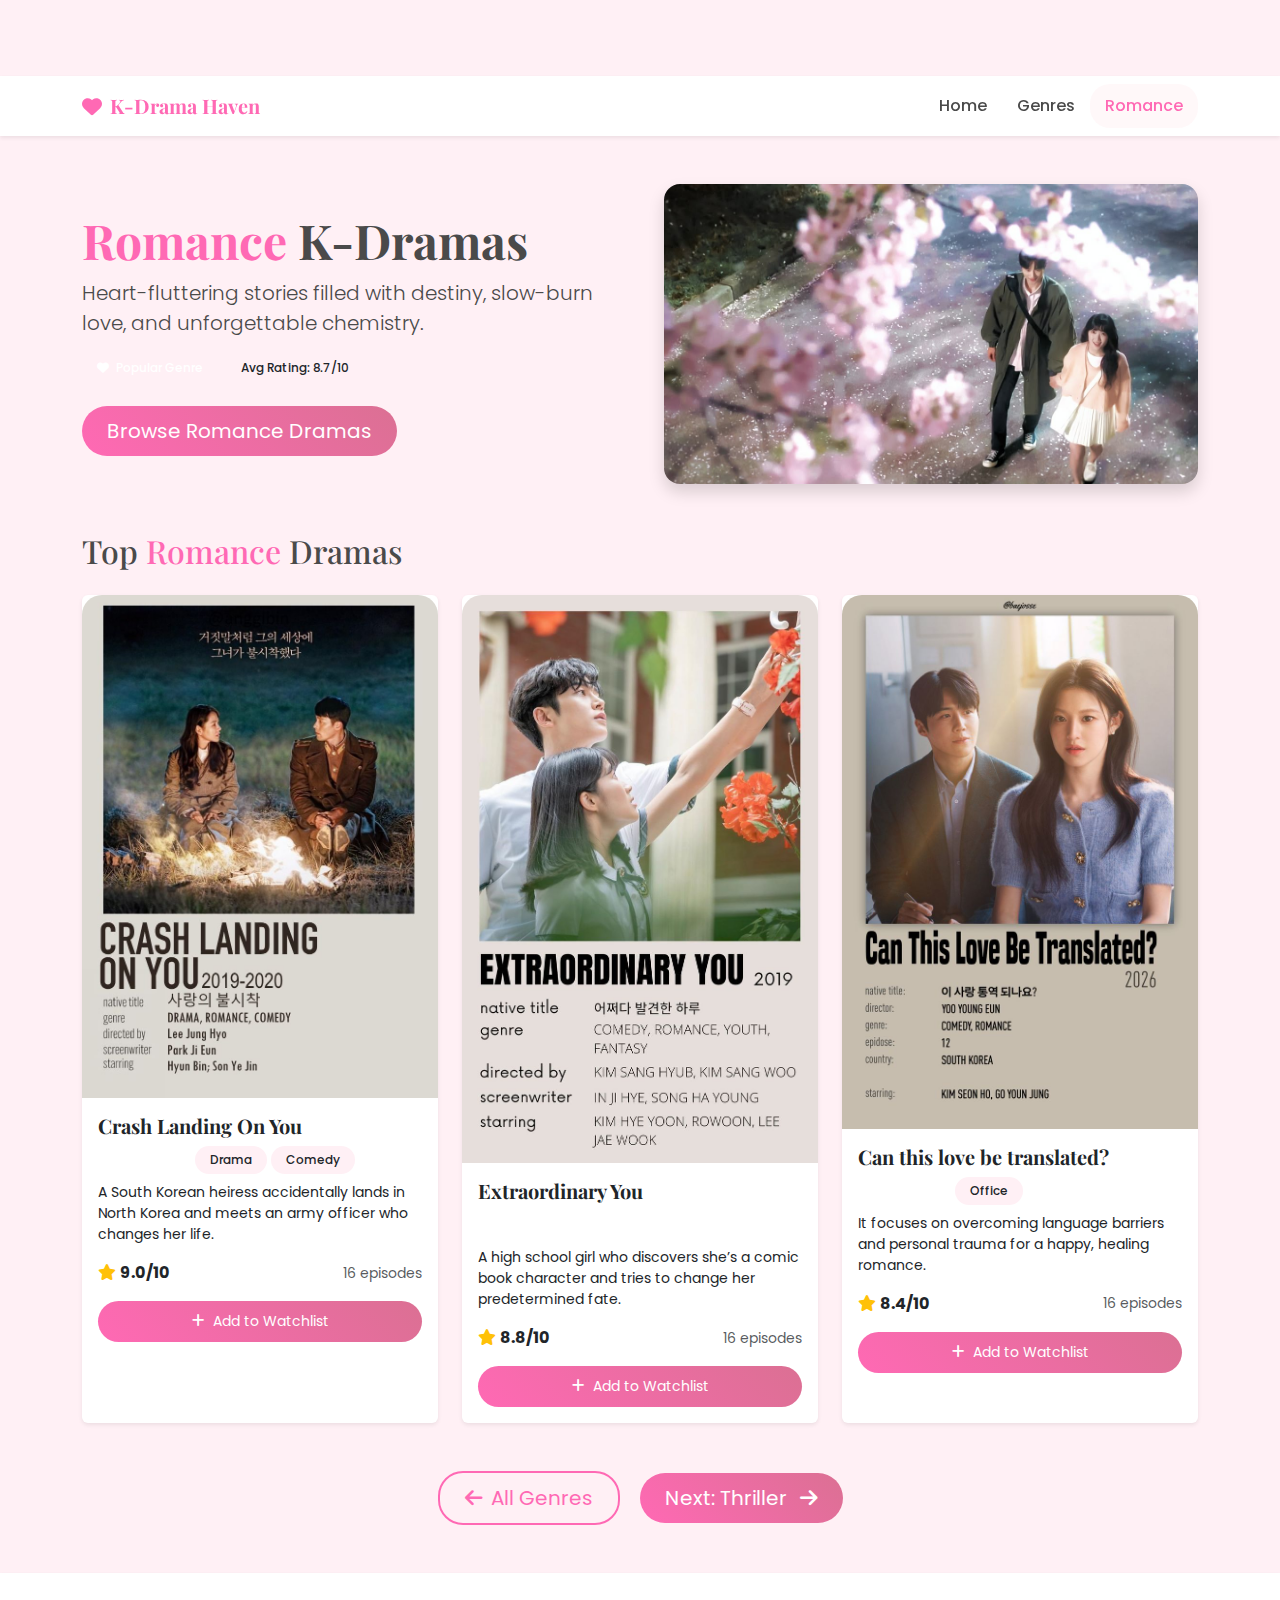
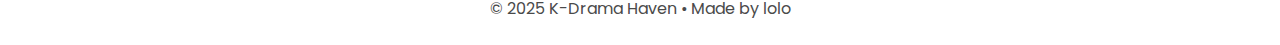
<file: romance.html>
<!DOCTYPE html>
<html lang="en">
<head>
    <title>Romance K-Dramas | K-Drama Haven</title>
    <meta charset="UTF-8">
    <meta name="viewport" content="width=device-width, initial-scale=1">

    <!-- Bootstrap -->
    <link href="https://cdn.jsdelivr.net/npm/bootstrap@5.3.2/dist/css/bootstrap.min.css" rel="stylesheet">

    <!-- Icons & Fonts -->
    <link rel="stylesheet" href="https://cdnjs.cloudflare.com/ajax/libs/font-awesome/6.4.0/css/all.min.css">
    <link href="https://fonts.googleapis.com/css2?family=Playfair+Display:wght@600&family=Poppins:wght@300;400;500&display=swap" rel="stylesheet">

    <!-- Custom CSS -->
    <link rel="stylesheet" href="style.css">
</head>

<body class="bg-pink-light">

<!-- NAVBAR -->
<nav class="navbar navbar-expand-lg bg-white shadow-sm sticky-top">
    <div class="container">
        <a class="navbar-brand fw-bold text-pink" href="index.html">
            <i class="fas fa-heart me-2"></i>K-Drama Haven
        </a>

        <button class="navbar-toggler" data-bs-toggle="collapse" data-bs-target="#navbarMenu">
            <span class="navbar-toggler-icon"></span>
        </button>

        <div class="collapse navbar-collapse" id="navbarMenu">
            <ul class="navbar-nav ms-auto">
                <li class="nav-item"><a class="nav-link" href="index.html">Home</a></li>
                <li class="nav-item"><a class="nav-link" href="genres.html">Genres</a></li>
                <li class="nav-item"><a class="nav-link active" href="romance.html">Romance</a></li>
            </ul>
        </div>
    </div>
</nav>

<!-- HERO -->
<section class="py-5">
    <div class="container">
        <div class="row align-items-center g-5 mb-5">
            <div class="col-lg-6">
                <h1 class="display-5 fw-bold">
                    <span class="text-pink">Romance</span> K-Dramas
                </h1>
                <p class="lead">
                    Heart-fluttering stories filled with destiny, slow-burn love,
                    and unforgettable chemistry.
                </p>

                <div class="d-flex flex-wrap gap-2 mb-4">
                    <span class="badge bg-pink px-3 py-2">
                        <i class="fas fa-heart me-1"></i> Popular Genre
                    </span>
                    <span class="badge bg-pink-light text-dark px-3 py-2">
                        Avg Rating: 8.7/10
                    </span>
                </div>

                <a href="#dramas" class="btn btn-pink btn-lg">
                    Browse Romance Dramas
                </a>
            </div>

            <div class="col-lg-6">
                <img src="wallpaper1.jpg" alt="Romantic K-Drama Scene"
                     class="img-fluid rounded-4 shadow loading-img">
            </div>
        </div>

        <!-- DRAMA LIST -->
        <h2 id="dramas" class="mb-4">
            Top <span class="text-pink">Romance</span> Dramas
        </h2>

        <div class="row g-4">

            <!-- DRAMA CARD -->
            <div class="col-md-4">
                <div class="card border-0 shadow-sm h-100 drama-card">
                    <img src="crash landing on you.jpg"
                         alt="Crash Landing On You"
                         class="card-img-top drama-img loading-img">

                    <div class="card-body">
                        <h5 class="card-title fw-bold">
                            Crash Landing On You
                        </h5>

                        <div class="mb-2">
                            <span class="badge badge-romance me-1">Romance</span>
                            <span class="badge bg-pink-light text-dark">Drama</span>
                            <span class="badge bg-pink-light text-dark">Comedy</span>
                        </div>

                        <p class="card-text small">
                            A South Korean heiress accidentally lands in North Korea
                            and meets an army officer who changes her life.
                        </p>

                        <div class="d-flex justify-content-between align-items-center">
                            <span>
                                <i class="fas fa-star text-warning"></i>
                                <strong>9.0/10</strong>
                            </span>
                            <span class="text-muted small">16 episodes</span>
                        </div>

                        <button class="btn btn-pink btn-sm w-100 mt-3 watchlist-btn">
                            <i class="fas fa-plus me-2"></i>Add to Watchlist
                        </button>
                    </div>
                </div>
            </div>

            <!-- DRAMA CARD -->
            <div class="col-md-4">
                <div class="card border-0 shadow-sm h-100 drama-card">
                    <img src="Extraordinary you.jpg"
                         alt="Extraordinary You"
                         class="card-img-top drama-img loading-img">

                    <div class="card-body">
                        <h5 class="card-title fw-bold">Extraordinary You</h5>

                        <div class="mb-2">
                            <span class="badge badge-romance me-1">Romance</span>
                        </div>

                        <p class="card-text small">
                           A high school girl who discovers she’s a comic book character and tries to change her predetermined fate.
                        </p>

                        <div class="d-flex justify-content-between align-items-center">
                            <span>
                                <i class="fas fa-star text-warning"></i>
                                <strong>8.8/10</strong>
                            </span>
                            <span class="text-muted small">16 episodes</span>
                        </div>

                        <button class="btn btn-pink btn-sm w-100 mt-3 watchlist-btn">
                            <i class="fas fa-plus me-2"></i>Add to Watchlist
                        </button>
                    </div>
                </div>
            </div>

            <!-- DRAMA CARD -->
            <div class="col-md-4">
                <div class="card border-0 shadow-sm h-100 drama-card">
                    <img src="Can This Love Be Translated.jpg"
                         alt="Can this love be translated?"
                         class="card-img-top drama-img loading-img">

                    <div class="card-body">
                        <h5 class="card-title fw-bold">
                            Can this love be translated?
                        </h5>

                        <div class="mb-2">
                            <span class="badge badge-romance me-1">Romance</span>
                            <span class="badge bg-pink-light text-dark">Office</span>
                        </div>

                        <p class="card-text small">
                            It focuses on overcoming language barriers and personal trauma for a happy, healing romance. 
                        </p>

                        <div class="d-flex justify-content-between align-items-center">
                            <span>
                                <i class="fas fa-star text-warning"></i>
                                <strong>8.4/10</strong>
                            </span>
                            <span class="text-muted small">16 episodes</span>
                        </div>

                        <button class="btn btn-pink btn-sm w-100 mt-3 watchlist-btn">
                            <i class="fas fa-plus me-2"></i>Add to Watchlist
                        </button>
                    </div>
                </div>
            </div>

        </div>

        <!-- NAVIGATION -->
        <div class="text-center mt-5">
            <a href="genres.html" class="btn btn-outline-pink btn-lg me-3">
                <i class="fas fa-arrow-left me-2"></i>All Genres
            </a>
            <a href="thriller.html" class="btn btn-pink btn-lg">
                Next: Thriller <i class="fas fa-arrow-right ms-2"></i>
            </a>
        </div>
    </div>
</section>

<footer class="bg-white text-center p-4 shadow-sm">
    <p class="mb-0">
        © 2025 K-Drama Haven • Made by lolo 
    </p>
</footer>

</body>
</html>
</file>
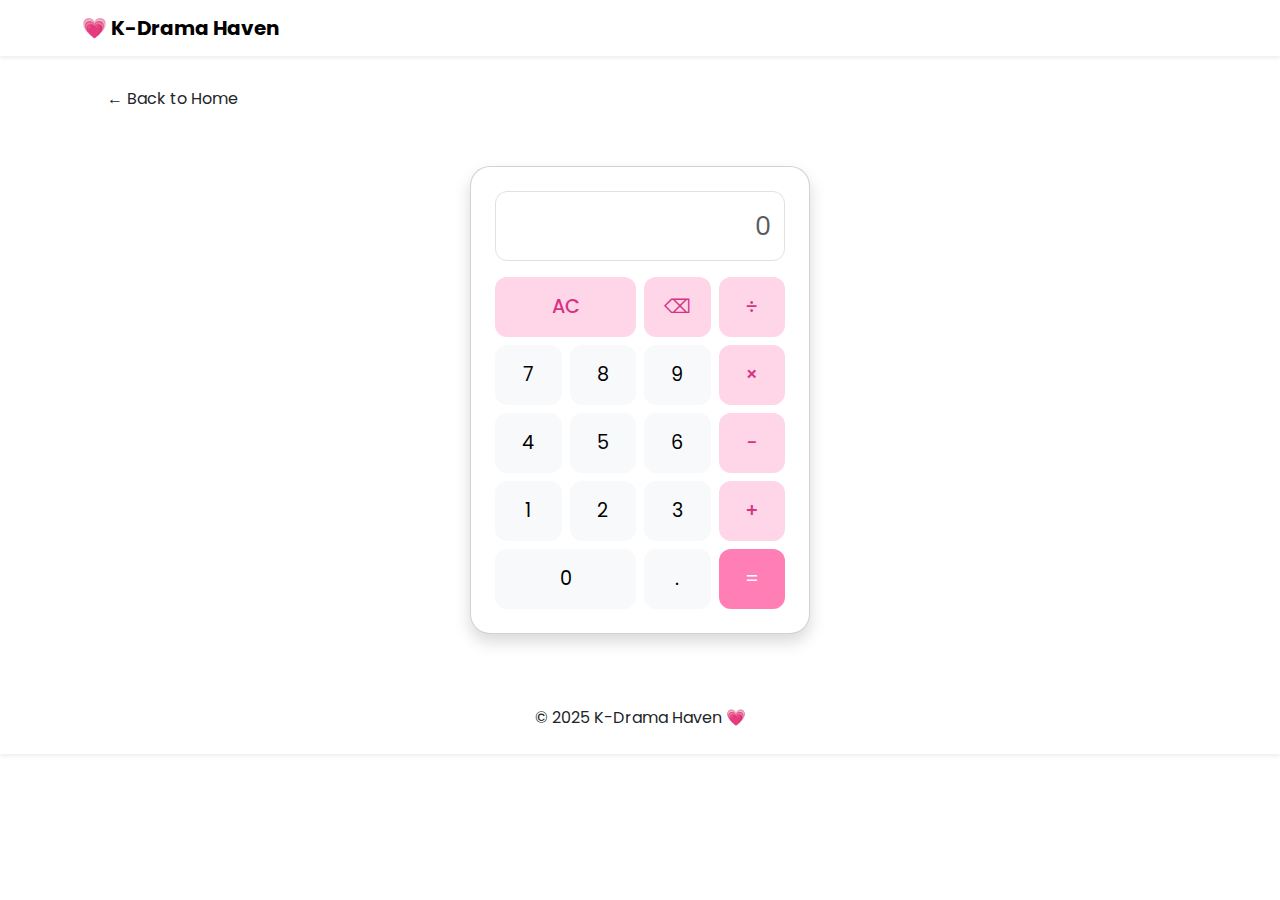
<file: web design and development assignment/web design and development/calculator.html>
<!DOCTYPE html>
<html lang="en">
<head>
    <title>Calculator | K-Drama Haven</title>
    <meta charset="UTF-8">
    <meta name="viewport" content="width=device-width, initial-scale=1">

    <!-- Bootstrap -->
    <link href="https://cdn.jsdelivr.net/npm/bootstrap@5.3.2/dist/css/bootstrap.min.css" rel="stylesheet">

    <!-- Font -->
    <link href="https://fonts.googleapis.com/css2?family=Poppins:wght@400;500&display=swap" rel="stylesheet">

    <style>
        body {
            font-family: 'Poppins', sans-serif;
        }

        .calculator {
            width: 340px;
            border-radius: 20px;
        }

        #display {
            height: 70px;
            font-size: 1.6rem;
            text-align: right;
            border-radius: 12px;
        }

        .calc-btn {
            height: 60px;
            font-size: 1.2rem;
            border-radius: 12px;
        }

        .btn-pink {
            background-color: #ff7eb6;
            color: white;
            border: none;
        }

        .btn-pink:hover {
            background-color: #ff5fa2;
        }

        .btn-operator {
            background-color: #ffd6e8;
            color: #d63384;
            font-weight: 500;
        }

        .btn-operator:hover {
            background-color: #ffbddb;
        }
    </style>
</head>

<body class="bg-pink-light">

<!-- NAVBAR -->
<nav class="navbar bg-white shadow-sm">
    <div class="container">
        <a class="navbar-brand fw-bold text-pink" href="index.html">
            💗 K-Drama Haven
        </a>
    </div>
</nav>

<!-- BACK BUTTON -->
<div class="container mt-4">
    <a href="index.html" class="btn btn-outline-pink rounded-pill px-4">
        ← Back to Home
    </a>
</div>

<!-- CALCULATOR -->
<section class="py-5">
    <div class="container d-flex justify-content-center">
        <div class="calculator card shadow p-4">

            <input type="text" id="display" class="form-control mb-3" placeholder="0" readonly>

            <div class="row g-2">
                <!-- First row -->
                <div class="col-6">
                    <button class="btn btn-operator calc-btn w-100" onclick="clearAll()">AC</button>
                </div>
                <div class="col-3">
                    <button class="btn btn-operator calc-btn w-100" onclick="del()">⌫</button>
                </div>
                <div class="col-3">
                    <button class="btn btn-operator calc-btn w-100" onclick="append('/')">÷</button>
                </div>

                <!-- Numbers -->
                <div class="col-3"><button class="btn btn-light calc-btn w-100" onclick="append('7')">7</button></div>
                <div class="col-3"><button class="btn btn-light calc-btn w-100" onclick="append('8')">8</button></div>
                <div class="col-3"><button class="btn btn-light calc-btn w-100" onclick="append('9')">9</button></div>
                <div class="col-3"><button class="btn btn-operator calc-btn w-100" onclick="append('*')">×</button></div>

                <div class="col-3"><button class="btn btn-light calc-btn w-100" onclick="append('4')">4</button></div>
                <div class="col-3"><button class="btn btn-light calc-btn w-100" onclick="append('5')">5</button></div>
                <div class="col-3"><button class="btn btn-light calc-btn w-100" onclick="append('6')">6</button></div>
                <div class="col-3"><button class="btn btn-operator calc-btn w-100" onclick="append('-')">−</button></div>

                <!-- ✅ FIXED: 1, 2, 3 row -->
                <div class="col-3"><button class="btn btn-light calc-btn w-100" onclick="append('1')">1</button></div>
                <div class="col-3"><button class="btn btn-light calc-btn w-100" onclick="append('2')">2</button></div>
                <div class="col-3"><button class="btn btn-light calc-btn w-100" onclick="append('3')">3</button></div>
                <div class="col-3"><button class="btn btn-operator calc-btn w-100" onclick="append('+')">+</button></div>

                <!-- Last row -->
                <div class="col-6"><button class="btn btn-light calc-btn w-100" onclick="append('0')">0</button></div>
                <div class="col-3"><button class="btn btn-light calc-btn w-100" onclick="append('.')">.</button></div>
                <div class="col-3"><button class="btn btn-pink calc-btn w-100" onclick="calculate()">=</button></div>
            </div>

        </div>
    </div>
</section>

<!-- FOOTER -->
<footer class="bg-white text-center p-4 shadow-sm">
    <p class="mb-0">© 2025 K-Drama Haven 💗</p>
</footer>

<script>
let display = document.getElementById("display");

function append(value) {
    display.value += value;
}

function clearAll() {
    display.value = "";
}

function del() {
    display.value = display.value.slice(0, -1);
}

function calculate() {
    try {
        display.value = eval(display.value);
    } catch {
        display.value = "Error";
    }
}
</script>

</body>
</html>
</file>
<file: style.css>
/* ===== PINK AESTHETIC THEME ===== */
:root {
    --primary-pink: #ffb6c1;
    --secondary-pink: #ffcce0;
    --accent-pink: #ff69b4;
    --dark-pink: #db7093;
    --bg-pink-light: #fff0f5;
    --bg-pink-lighter: #fffafc;
    --text-dark: #4a4a4a;
    --text-light: #777;
    --white: #ffffff;
    --shadow-pink: 0 5px 15px rgba(255, 105, 180, 0.1);
    --shadow-pink-strong: 0 10px 25px rgba(255, 105, 180, 0.15);
}

/* ===== CUSTOM BOOTSTRAP OVERRIDES ===== */
body {
    font-family: 'Poppins', sans-serif;
    background-color: var(--bg-pink-light);
    color: var(--text-dark);
    padding-top: 76px; /* For fixed navbar */
}

h1, h2, h3, h4, h5, .navbar-brand {
    font-family: 'Playfair Display', serif;
}

/* ===== BACKGROUND COLORS ===== */
.bg-pink-light {
    background-color: var(--bg-pink-light) !important;
}

.bg-pink-lighter {
    background-color: var(--bg-pink-lighter) !important;
}

.bg-romance {
    background: linear-gradient(135deg, var(--primary-pink), var(--accent-pink)) !important;
    color: white !important;
}

.bg-thriller {
    background: linear-gradient(135deg, #9370db, #8a2be2) !important;
    color: white !important;
}

.bg-comedy {
    background: linear-gradient(135deg, #ffd700, #ffa500) !important;
    color: var(--text-dark) !important;
}

.bg-fantasy {
    background: linear-gradient(135deg, #87ceeb, #1e90ff) !important;
    color: white !important;
}

.bg-romance-light {
    background-color: rgba(255, 182, 193, 0.2) !important;
}

.bg-thriller-light {
    background-color: rgba(147, 112, 219, 0.2) !important;
}

.bg-fantasy-light {
    background-color: rgba(135, 206, 235, 0.2) !important;
}

/* ===== TEXT COLORS ===== */
.text-pink {
    color: var(--accent-pink) !important;
}

.text-purple {
    color: #9370db !important;
}

.text-fantasy {
    color: #1e90ff !important;
}

/* ===== BUTTONS ===== */
.btn-pink {
    background: linear-gradient(45deg, var(--accent-pink), var(--dark-pink)) !important;
    border: none !important;
    color: white !important;
    padding: 10px 25px !important;
    border-radius: 25px !important;
    transition: all 0.3s ease !important;
}

.btn-pink:hover {
    transform: translateY(-2px);
    box-shadow: var(--shadow-pink-strong);
    color: white !important;
}

.btn-outline-pink {
    border: 2px solid var(--accent-pink) !important;
    color: var(--accent-pink) !important;
    background: transparent !important;
    padding: 10px 25px !important;
    border-radius: 25px !important;
    transition: all 0.3s ease !important;
}

.btn-outline-pink:hover {
    background: linear-gradient(45deg, var(--accent-pink), var(--dark-pink)) !important;
    color: white !important;
    border-color: transparent !important;
}

/* ===== NAVBAR ===== */
.pink-nav {
    background-color: var(--white) !important;
    box-shadow: var(--shadow-pink) !important;
}

.nav-link {
    color: var(--text-dark) !important;
    font-weight: 500 !important;
    padding: 10px 15px !important;
    border-radius: 20px !important;
    transition: all 0.3s ease !important;
}

.nav-link:hover,
.nav-link.active {
    color: var(--accent-pink) !important;
    background-color: rgba(255, 182, 193, 0.1) !important;
}

.dropdown-menu {
    border: none !important;
    box-shadow: var(--shadow-pink-strong) !important;
    border-radius: 15px !important;
}

.dropdown-item:hover {
    background-color: rgba(255, 182, 193, 0.2) !important;
    border-radius: 5px !important;
}

.search-box {
    border: 2px solid var(--primary-pink) !important;
    border-radius: 20px !important;
    padding: 8px 15px !important;
}

.search-box:focus {
    box-shadow: 0 0 0 0.25rem rgba(255, 105, 180, 0.25) !important;
    border-color: var(--accent-pink) !important;
}

/* ===== HERO SECTION ===== */
.hero-section {
    background: linear-gradient(135deg, rgba(255, 182, 193, 0.2), rgba(255, 105, 180, 0.1));
    min-height: 80vh;
    display: flex;
    align-items: center;
    margin-top: -76px;
    padding-top: 76px;
}

.min-vh-80 {
    min-height: 80vh;
}

.hero-icons {
    position: relative;
    height: 300px;
}

.floating-icon {
    position: absolute;
    font-size: 4rem;
    color: var(--primary-pink);
    opacity: 0.7;
    animation: float 6s ease-in-out infinite;
}

.floating-icon:nth-child(1) {
    top: 20%;
    left: 20%;
    animation-delay: 0s;
}

.floating-icon:nth-child(2) {
    top: 50%;
    right: 20%;
    animation-delay: 2s;
}

.floating-icon:nth-child(3) {
    bottom: 20%;
    left: 40%;
    animation-delay: 4s;
}

@keyframes float {
    0%, 100% { transform: translateY(0) rotate(0); }
    50% { transform: translateY(-20px) rotate(5deg); }
}

/* ===== SECTION TITLES ===== */
.section-title {
    position: relative;
    display: inline-block;
    padding-bottom: 15px;
}

.section-title::after {
    content: '';
    position: absolute;
    bottom: 0;
    left: 50%;
    transform: translateX(-50%);
    width: 80px;
    height: 3px;
    background: linear-gradient(to right, var(--primary-pink), var(--accent-pink));
    border-radius: 2px;
}

/* ===== DRAMA CARDS ===== */
.drama-card-hover {
    transition: all 0.3s ease !important;
    border-radius: 20px !important;
    overflow: hidden !important;
}

.drama-card-hover:hover {
    transform: translateY(-10px) !important;
    box-shadow: var(--shadow-pink-strong) !important;
}

.card-img-top {
    border-top-left-radius: 20px !important;
    border-top-right-radius: 20px !important;
}

/* ===== GENRE CARDS ===== */
.genre-card {
    transition: all 0.3s ease !important;
    height: 100% !important;
    position: relative !important;
    overflow: hidden !important;
}

.genre-card::before {
    content: '';
    position: absolute;
    top: 0;
    left: -100%;
    width: 100%;
    height: 100%;
    background: linear-gradient(90deg, transparent, rgba(255, 255, 255, 0.3), transparent);
    transition: left 0.7s;
}

.genre-card:hover::before {
    left: 100%;
}

.genre-card:hover {
    transform: translateY(-10px) !important;
    box-shadow: var(--shadow-pink-strong) !important;
}

.genre-card-link {
    text-decoration: none !important;
    display: block !important;
}

/* ===== BADGES ===== */
.badge {
    padding: 8px 15px !important;
    border-radius: 20px !important;
    font-weight: 500 !important;
}

.bg-romance {
    background-color: var(--accent-pink) !important;
}

.bg-thriller {
    background-color: #8a2be2 !important;
}

.bg-fantasy {
    background-color: #1e90ff !important;
}

.bg-slice {
    background-color: #20b2aa !important;
}

.bg-mystery {
    background-color: #4b0082 !important;
}

/* ===== ACCORDION ===== */
.accordion-button {
    background-color: var(--white) !important;
    color: var(--text-dark) !important;
    font-weight: 500 !important;
}

.accordion-button:not(.collapsed) {
    color: var(--accent-pink) !important;
    background-color: rgba(255, 182, 193, 0.1) !important;
}

.accordion-button:focus {
    box-shadow: 0 0 0 0.25rem rgba(255, 105, 180, 0.25) !important;
    border-color: var(--primary-pink) !important;
}

/* ===== FOOTER ===== */
footer a:hover {
    color: var(--accent-pink) !important;
    transform: translateX(5px);
    display: inline-block;
    transition: all 0.3s ease;
}

/* ===== RESPONSIVE ===== */
@media (max-width: 768px) {
    .hero-section {
        min-height: 70vh;
    }
    
    .display-4 {
        font-size: 2.5rem !important;
    }
    
    .hero-icons {
        height: 200px;
        margin-top: 2rem;
    }
    
    .floating-icon {
        font-size: 2.5rem;
    }
}
</file>
<file: web design and development assignment/web design and development/style.css>
/* ===== PINK AESTHETIC THEME ===== */
:root {
    --primary-pink: #ffb6c1;
    --secondary-pink: #ffcce0;
    --accent-pink: #ff69b4;
    --dark-pink: #db7093;
    --bg-pink-light: #fff0f5;
    --bg-pink-lighter: #fffafc;
    --text-dark: #4a4a4a;
    --text-light: #777;
    --white: #ffffff;
    --shadow-pink: 0 5px 15px rgba(255, 105, 180, 0.1);
    --shadow-pink-strong: 0 10px 25px rgba(255, 105, 180, 0.15);
}

/* ===== CUSTOM BOOTSTRAP OVERRIDES ===== */
body {
    font-family: 'Poppins', sans-serif;
    background-color: var(--bg-pink-light);
    color: var(--text-dark);
     padding: 0;
    margin: 0;
}

h1, h2, h3, h4, h5, .navbar-brand {
    font-family: 'Playfair Display', serif;
}

/* ===== BACKGROUND COLORS ===== */
.bg-pink-light {
    background-color: var(--bg-pink-light) !important;
}

.bg-pink-lighter {
    background-color: var(--bg-pink-lighter) !important;
}

.bg-romance {
    background: linear-gradient(135deg, var(--primary-pink), var(--accent-pink)) !important;
    color: white !important;
}

.bg-thriller {
    background: linear-gradient(135deg, #9370db, #8a2be2) !important;
    color: white !important;
}

.bg-comedy {
    background: linear-gradient(135deg, #ffd700, #ffa500) !important;
    color: var(--text-dark) !important;
}

.bg-fantasy {
    background: linear-gradient(135deg, #87ceeb, #1e90ff) !important;
    color: white !important;
}

.bg-romance-light {
    background-color: rgba(255, 182, 193, 0.2) !important;
}

.bg-thriller-light {
    background-color: rgba(147, 112, 219, 0.2) !important;
}

.bg-fantasy-light {
    background-color: rgba(135, 206, 235, 0.2) !important;
}

/* ===== TEXT COLORS ===== */
.text-pink {
    color: var(--accent-pink) !important;
}

.text-purple {
    color: #9370db !important;
}

.text-fantasy {
    color: #1e90ff !important;
}

/* ===== BUTTONS ===== */
.btn-pink {
    background: linear-gradient(45deg, var(--accent-pink), var(--dark-pink)) !important;
    border: none !important;
    color: white !important;
    padding: 10px 25px !important;
    border-radius: 25px !important;
    transition: all 0.3s ease !important;
}

.btn-pink:hover {
    transform: translateY(-2px);
    box-shadow: var(--shadow-pink-strong);
    color: white !important;
}

.btn-outline-pink {
    border: 2px solid var(--accent-pink) !important;
    color: var(--accent-pink) !important;
    background: transparent !important;
    padding: 10px 25px !important;
    border-radius: 25px !important;
    transition: all 0.3s ease !important;
}

.btn-outline-pink:hover {
    background: linear-gradient(45deg, var(--accent-pink), var(--dark-pink)) !important;
    color: white !important;
    border-color: transparent !important;
}

/* ===== NAVBAR ===== */
.pink-nav {
    background-color: var(--white) !important;
    box-shadow: var(--shadow-pink) !important;
}

.nav-link {
    color: var(--text-dark) !important;
    font-weight: 500 !important;
    padding: 10px 15px !important;
    border-radius: 20px !important;
    transition: all 0.3s ease !important;
}

.nav-link:hover,
.nav-link.active {
    color: var(--accent-pink) !important;
    background-color: rgba(255, 182, 193, 0.1) !important;
}

.dropdown-menu {
    border: none !important;
    box-shadow: var(--shadow-pink-strong) !important;
    border-radius: 15px !important;
}

.dropdown-item:hover {
    background-color: rgba(255, 182, 193, 0.2) !important;
    border-radius: 5px !important;
}

.search-box {
    border: 2px solid var(--primary-pink) !important;
    border-radius: 20px !important;
    padding: 8px 15px !important;
}

.search-box:focus {
    box-shadow: 0 0 0 0.25rem rgba(255, 105, 180, 0.25) !important;
    border-color: var(--accent-pink) !important;
}

/* ===== HERO SECTION ===== */
.hero-section {
    background: linear-gradient(135deg, rgba(255, 182, 193, 0.2), rgba(255, 105, 180, 0.1));
    min-height: 80vh;
    display: flex;
    align-items: center;
    margin-top: -76px;
    padding-top: 76px;
}

.min-vh-80 {
    min-height: 80vh;
}

.hero-icons {
    position: relative;
    height: 300px;
}

.floating-icon {
    position: absolute;
    font-size: 4rem;
    color: var(--primary-pink);
    opacity: 0.7;
    animation: float 6s ease-in-out infinite;
}

.floating-icon:nth-child(1) {
    top: 20%;
    left: 20%;
    animation-delay: 0s;
}

.floating-icon:nth-child(2) {
    top: 50%;
    right: 20%;
    animation-delay: 2s;
}

.floating-icon:nth-child(3) {
    bottom: 20%;
    left: 40%;
    animation-delay: 4s;
}

@keyframes float {
    0%, 100% { transform: translateY(0) rotate(0); }
    50% { transform: translateY(-20px) rotate(5deg); }
}

/* ===== SECTION TITLES ===== */
.section-title {
    position: relative;
    display: inline-block;
    padding-bottom: 15px;
}

.section-title::after {
    content: '';
    position: absolute;
    bottom: 0;
    left: 50%;
    transform: translateX(-50%);
    width: 80px;
    height: 3px;
    background: linear-gradient(to right, var(--primary-pink), var(--accent-pink));
    border-radius: 2px;
}

/* ===== DRAMA CARDS ===== */
.drama-card-hover {
    transition: all 0.3s ease !important;
    border-radius: 20px !important;
    overflow: hidden !important;
}

.drama-card-hover:hover {
    transform: translateY(-10px) !important;
    box-shadow: var(--shadow-pink-strong) !important;
}

.card-img-top {
    border-top-left-radius: 20px !important;
    border-top-right-radius: 20px !important;
}

/* ===== GENRE CARDS ===== */
.genre-card {
    transition: all 0.3s ease !important;
    height: 100% !important;
    position: relative !important;
    overflow: hidden !important;
}

.genre-card::before {
    content: '';
    position: absolute;
    top: 0;
    left: -100%;
    width: 100%;
    height: 100%;
    background: linear-gradient(90deg, transparent, rgba(255, 255, 255, 0.3), transparent);
    transition: left 0.7s;
}

.genre-card:hover::before {
    left: 100%;
}

.genre-card:hover {
    transform: translateY(-10px) !important;
    box-shadow: var(--shadow-pink-strong) !important;
}

.genre-card-link {
    text-decoration: none !important;
    display: block !important;
}

/* ===== BADGES ===== */
.badge {
    padding: 8px 15px !important;
    border-radius: 20px !important;
    font-weight: 500 !important;
}

.bg-romance {
    background-color: var(--accent-pink) !important;
}

.bg-thriller {
    background-color: #8a2be2 !important;
}

.bg-fantasy {
    background-color: #1e90ff !important;
}

.bg-slice {
    background-color: #20b2aa !important;
}

.bg-mystery {
    background-color: #4b0082 !important;
}

/* ===== ACCORDION ===== */
.accordion-button {
    background-color: var(--white) !important;
    color: var(--text-dark) !important;
    font-weight: 500 !important;
}

.accordion-button:not(.collapsed) {
    color: var(--accent-pink) !important;
    background-color: rgba(255, 182, 193, 0.1) !important;
}

.accordion-button:focus {
    box-shadow: 0 0 0 0.25rem rgba(255, 105, 180, 0.25) !important;
    border-color: var(--primary-pink) !important;
}

/* ===== FOOTER ===== */
footer a:hover {
    color: var(--accent-pink) !important;
    transform: translateX(5px);
    display: inline-block;
    transition: all 0.3s ease;
}

/* ===== RESPONSIVE ===== */
@media (max-width: 768px) {
    .hero-section {
        min-height: 70vh;
    }
    
    .display-4 {
        font-size: 2.5rem !important;
    }
    
    .hero-icons {
        height: 200px;
        margin-top: 2rem;
    }
    
    .floating-icon {
        font-size: 2.5rem;
    }
    body {
    margin: 0;
}

.navbar {
    margin-bottom: 0;
}
}
</file>
